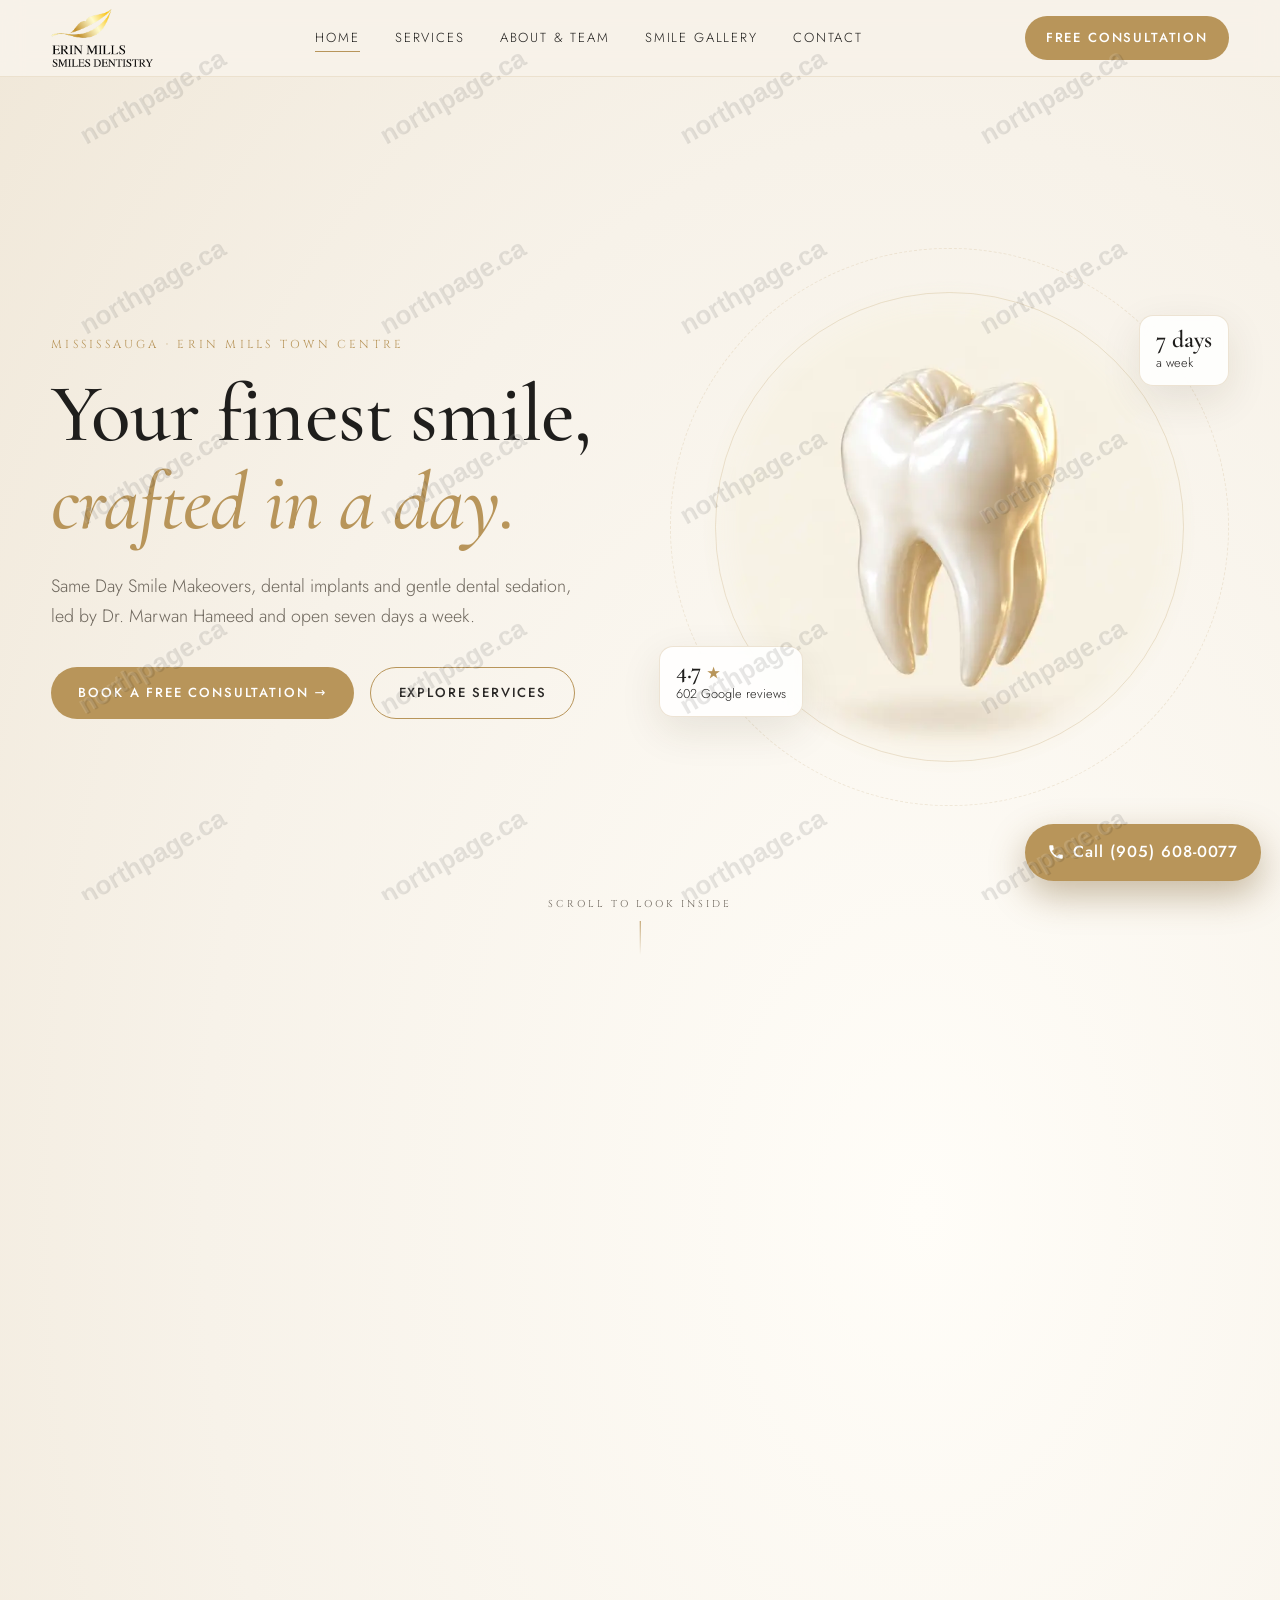
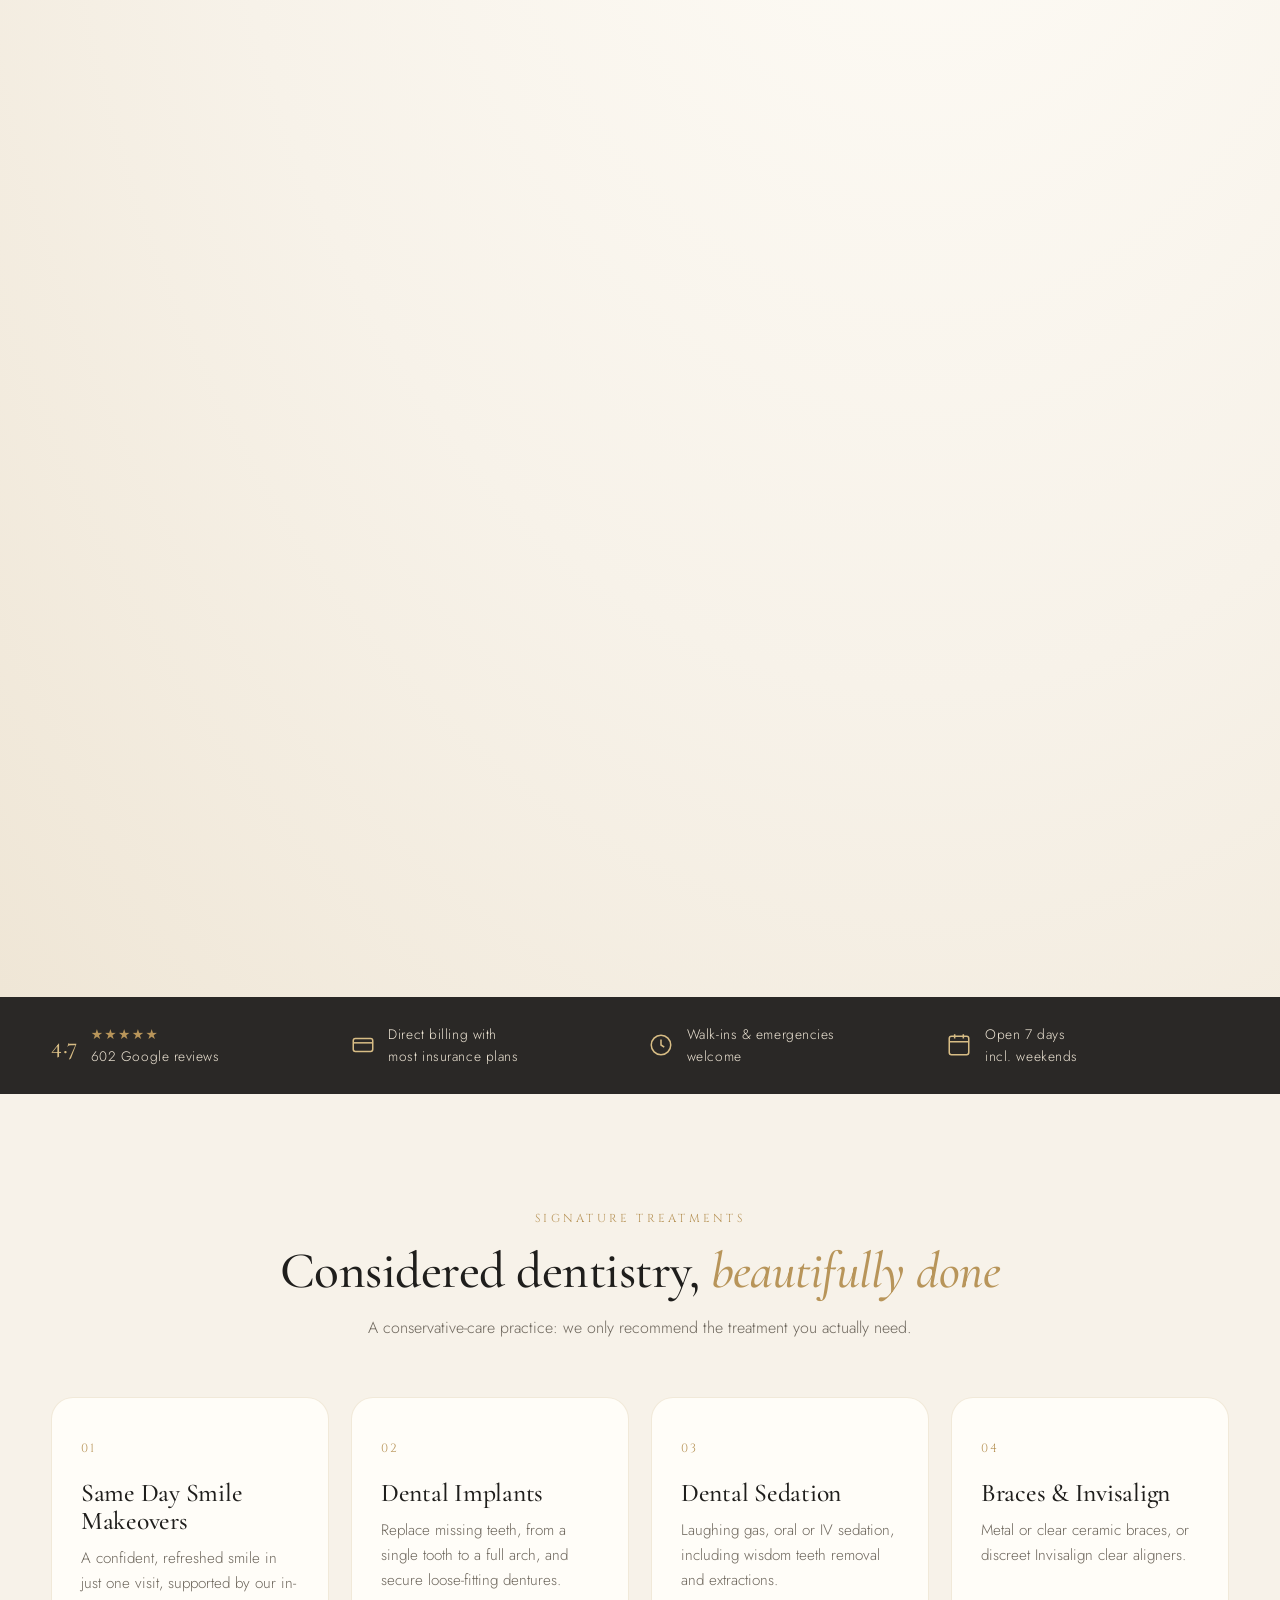
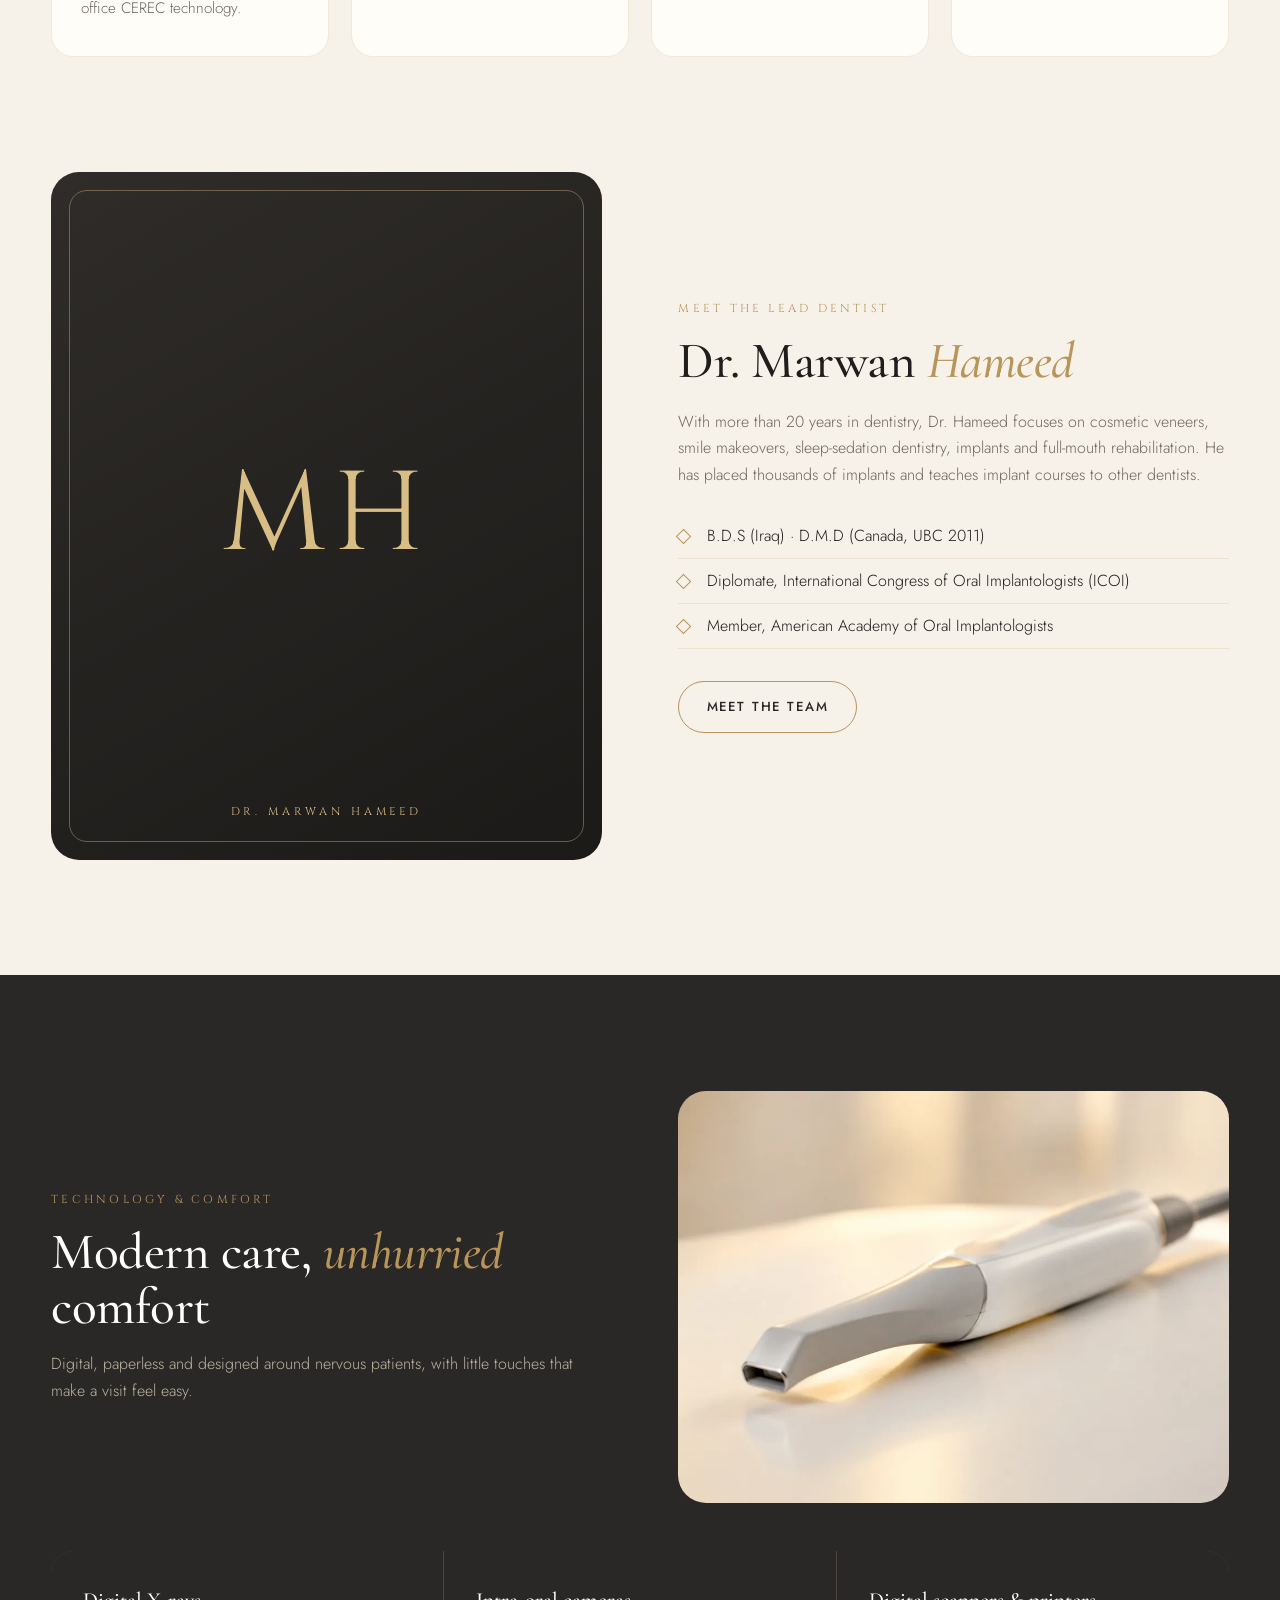
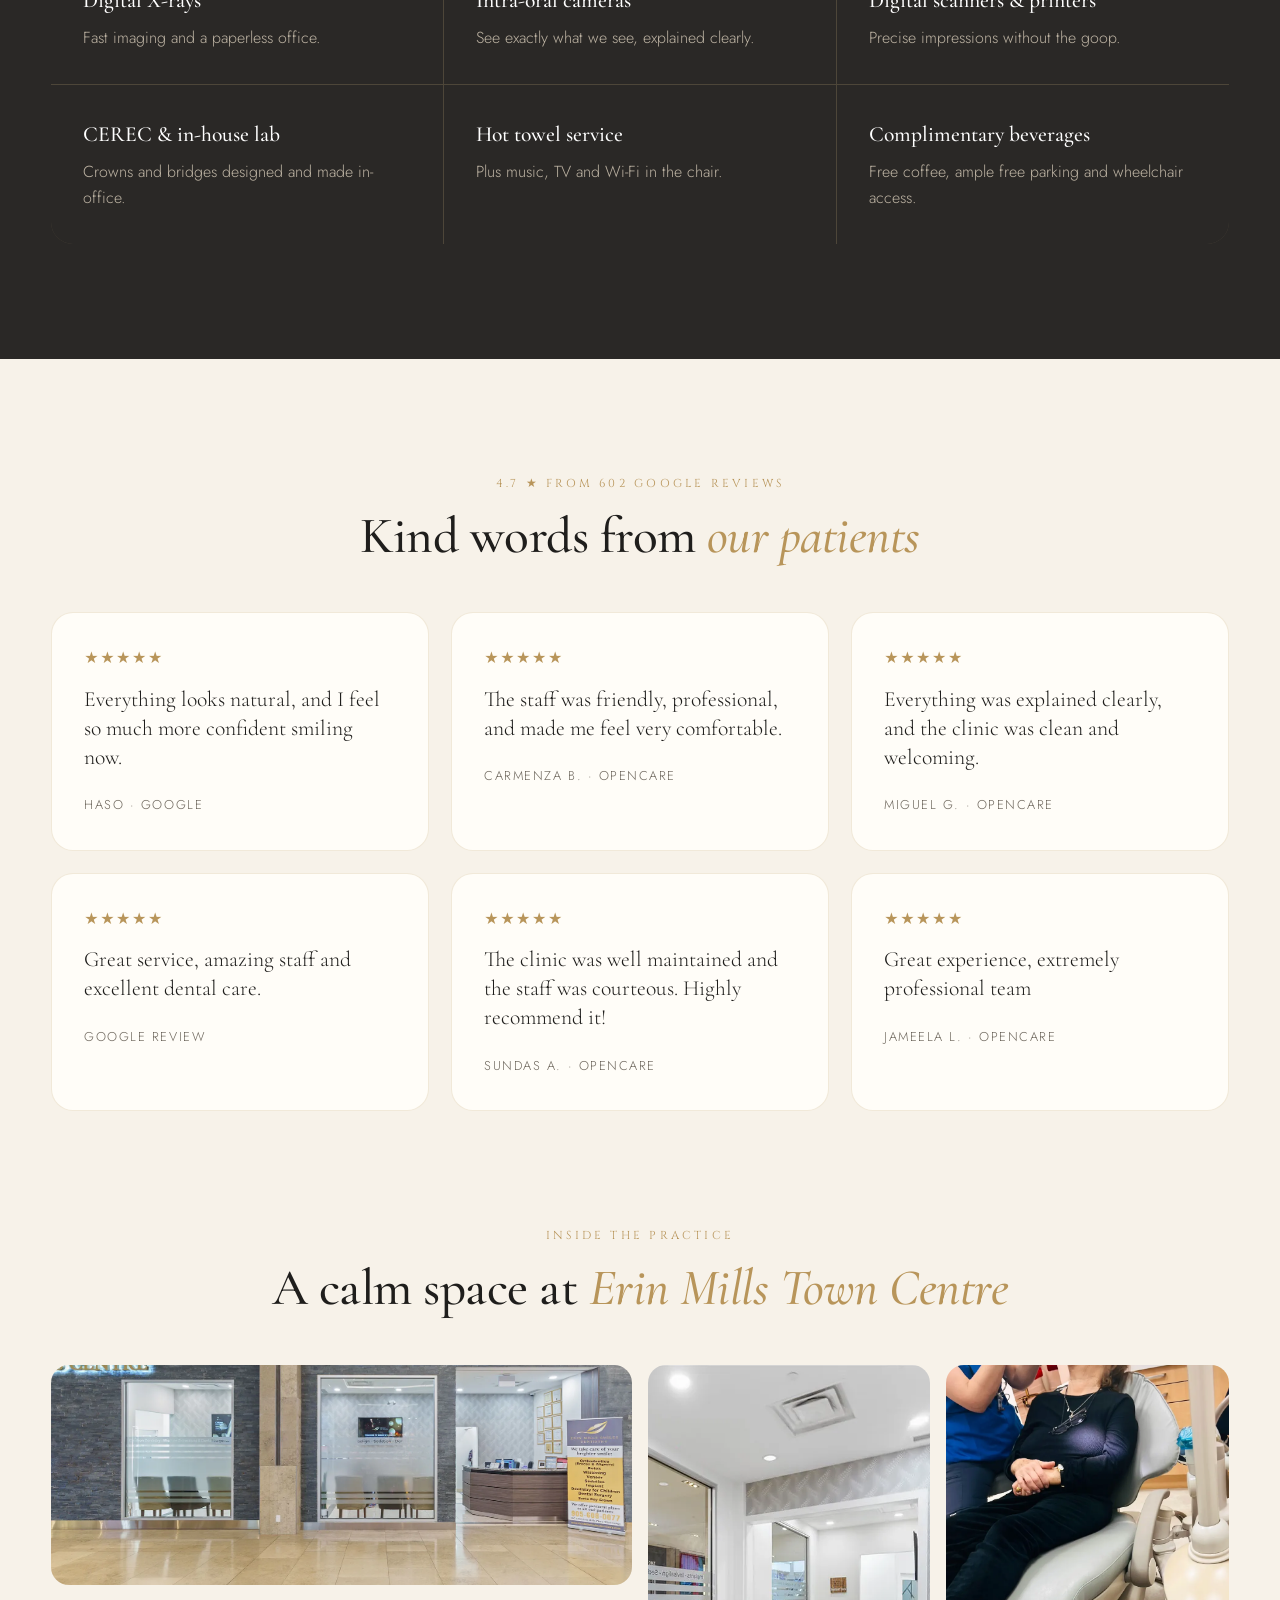
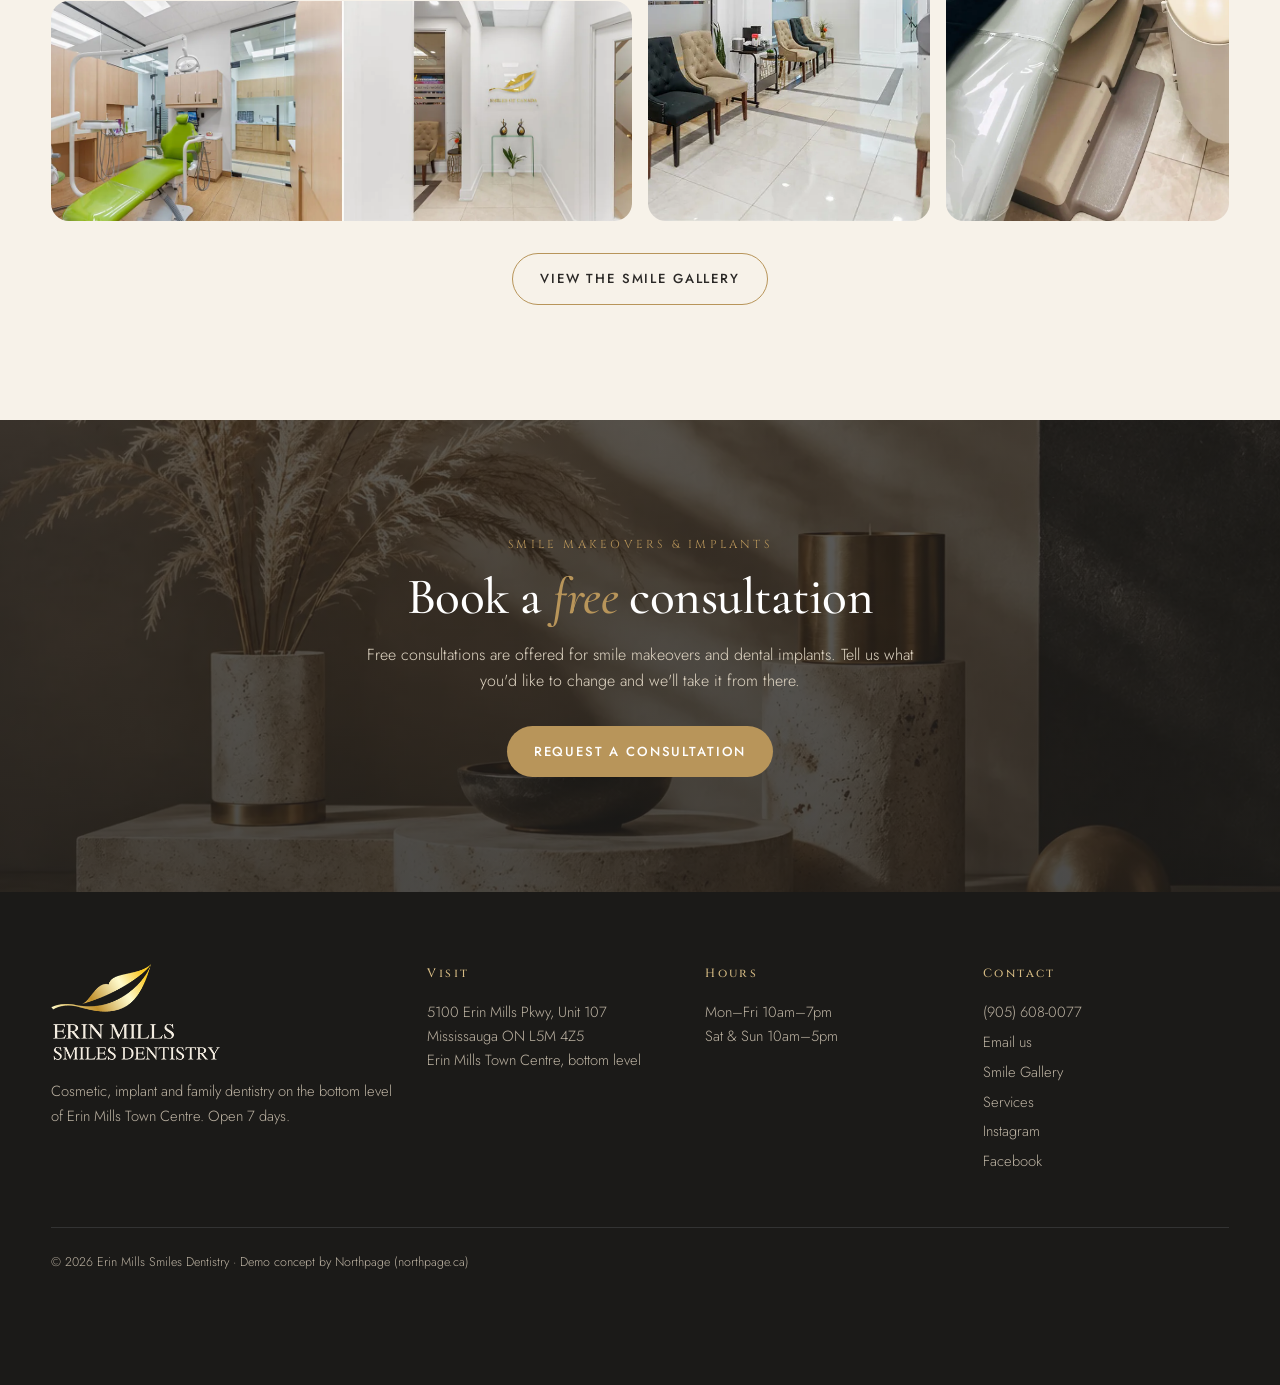
<file: index.html>
<!doctype html><html lang="en-CA"><head><meta charset="utf-8"><meta name="viewport" content="width=device-width,initial-scale=1">
<title>Erin Mills Smiles Dentistry | Cosmetic & Implant Dentist in Mississauga</title><meta name="description" content="Same-day CEREC smile makeovers, dental implants and sedation dentistry at Erin Mills Town Centre, Mississauga. Open 7 days. Walk-ins and emergencies welcome. 4.7★ on Google."><meta name="robots" content="noindex, nofollow"><meta property="og:title" content="Erin Mills Smiles Dentistry | Cosmetic & Implant Dentist in Mississauga"><meta property="og:description" content="Same-day CEREC smile makeovers, dental implants and sedation dentistry at Erin Mills Town Centre, Mississauga. Open 7 days. Walk-ins and emergencies welcome. 4.7★ on Google."><meta property="og:image" content="img/tooth.webp"><meta name="theme-color" content="#2a2826">
<link rel="icon" href="favicon.ico" sizes="any"><link rel="icon" href="favicon-32.png" type="image/png"><link rel="apple-touch-icon" href="favicon-180.png"><link rel="preconnect" href="https://fonts.googleapis.com"><link rel="preconnect" href="https://fonts.gstatic.com" crossorigin>
<link href="https://fonts.googleapis.com/css2?family=Cinzel:wght@500;600&family=Cormorant+Garamond:ital,wght@0,500;0,600;1,500&family=Jost:wght@300;400;500&display=swap" rel="stylesheet">
<link rel="preload" as="image" href="img/tooth.webp"><link rel="preload" as="image" href="img/tooth-cutaway.webp"><link rel="stylesheet" href="css/style.css"><script type="application/ld+json">{"@context": "https://schema.org", "@type": "Dentist", "name": "Erin Mills Smiles Dentistry", "telephone": "+1-905-608-0077", "email": "info@erinmillssmilesdentistry.com", "url": "https://erinmillssmilesdentistry.ca/", "image": "img/of-banner-home-1.webp", "logo": "img/logo.png", "address": {"@type": "PostalAddress", "streetAddress": "5100 Erin Mills Pkwy, Unit 107 (Erin Mills Town Centre, bottom level)", "addressLocality": "Mississauga", "addressRegion": "ON", "postalCode": "L5M 4Z5", "addressCountry": "CA"}, "openingHoursSpecification": [{"@type": "OpeningHoursSpecification", "dayOfWeek": ["Monday", "Tuesday", "Wednesday", "Thursday", "Friday"], "opens": "10:00", "closes": "19:00"}, {"@type": "OpeningHoursSpecification", "dayOfWeek": ["Saturday", "Sunday"], "opens": "10:00", "closes": "17:00"}], "aggregateRating": {"@type": "AggregateRating", "ratingValue": "4.7", "reviewCount": "602"}, "sameAs": ["https://www.instagram.com/erinmillssmilesdentistry/", "https://www.facebook.com/erinmillssmiles/"]}</script>
<link rel="stylesheet" href="css/watermark.css"></head><body>
<header><div class="wrap nav"><a class="brand" href="index.html" aria-label="Erin Mills Smiles Dentistry home"><img src="img/logo.png" alt="Erin Mills Smiles Dentistry" width="322" height="183"></a>
<nav><ul><li><a href="index.html" class=on>Home</a></li><li><a href="services.html">Services</a></li><li><a href="about.html">About & Team</a></li><li><a href="smile-gallery.html">Smile Gallery</a></li><li><a href="contact.html">Contact</a></li></ul></nav><a class="btn" href="contact.html#book">Free Consultation</a><button class="menu" aria-label="Menu">&#9776;</button></div></header><main>
<section class="hero hx" style="padding:0"><div class="hx-pin"><div class="wrap"><div class="rv in"><span class="eyebrow">Mississauga · Erin Mills Town Centre</span>
<h1>Your finest smile,<br><em>crafted in a day.</em></h1><p class="lead">Same Day Smile Makeovers, dental implants and gentle dental sedation, led by Dr. Marwan Hameed and open seven days a week.</p>
<div class="ctas"><a class="btn" href="contact.html#book">Book a free consultation →</a><a class="btn ghost" href="services.html">Explore services</a></div></div>
<div class="stage hx-stage"><div class="halo b" aria-hidden="true"></div><div class="halo" aria-hidden="true"></div>
<figure class="hx-media"><canvas width="720" height="720" aria-hidden="true"></canvas><img class="hx-end" src="img/tooth-cutaway.webp" alt="Cross-section of a molar showing enamel, dentin, pulp, root canals, nerves and blood vessels, cementum and gum" width="1024" height="1024"><img class="hx-start" src="img/tooth.webp" alt="" width="1024" height="1024" aria-hidden="true"></figure>
<ol class="hx-labels" aria-label="Parts of a tooth"><li class="lbl r" style="--x:67%;--y:33%;--w:90px"><span>Enamel</span></li><li class="lbl r" style="--x:61%;--y:47%;--w:120px"><span>Dentin</span></li><li class="lbl l" style="--x:50%;--y:44%;--w:150px"><span>Pulp</span></li><li class="lbl l" style="--x:43%;--y:53%;--w:110px"><span>Nerves &amp; blood vessels</span></li><li class="lbl l" style="--x:26%;--y:66%;--w:40px"><span>Gum (gingiva)</span></li><li class="lbl r" style="--x:55%;--y:68%;--w:130px"><span>Root canal</span></li><li class="lbl r" style="--x:59%;--y:80%;--w:110px"><span>Cementum</span></li></ol>
<p class="hx-cap" aria-hidden="true">Inside a healthy tooth</p>
<div class="chip c1"><b>4.7 <span class="stars" style="font-size:.9rem">★</span></b>602 Google reviews</div><div class="chip c2"><b>7 days</b>a week</div></div></div>
<div class="hx-hint" aria-hidden="true">Scroll to look inside<i></i></div></div></section>
<div class="trust"><div class="wrap">
<div><strong>4.7</strong><span><span class="stars">★★★★★</span><br>602 Google reviews</span></div>
<div><svg viewBox="0 0 24 24" stroke-width="1.4"><rect x="3" y="6" width="18" height="12" rx="2"/><path d="M3 10h18"/></svg><span>Direct billing with<br>most insurance plans</span></div>
<div><svg viewBox="0 0 24 24" stroke-width="1.4"><circle cx="12" cy="12" r="9"/><path d="M12 7v5l3 2"/></svg><span>Walk-ins &amp; emergencies<br>welcome</span></div>
<div><svg viewBox="0 0 24 24" stroke-width="1.4"><rect x="3" y="4" width="18" height="17" rx="2"/><path d="M3 9h18M8 2v4M16 2v4"/></svg><span>Open 7 days<br>incl. weekends</span></div></div></div>
<section><div class="wrap"><div class="center rv"><span class="eyebrow">Signature treatments</span><h2>Considered dentistry, <em>beautifully done</em></h2><p class="sub">A conservative-care practice: we only recommend the treatment you actually need.</p></div>
<div class="cards">
<div class="card rv"><span class="n">01</span><h3>Same Day Smile Makeovers</h3><p>A confident, refreshed smile in just one visit, supported by our in-office CEREC technology.</p></div>
<div class="card rv"><span class="n">02</span><h3>Dental Implants</h3><p>Replace missing teeth, from a single tooth to a full arch, and secure loose-fitting dentures.</p></div>
<div class="card rv"><span class="n">03</span><h3>Dental Sedation</h3><p>Laughing gas, oral or IV sedation, including wisdom teeth removal and extractions.</p></div>
<div class="card rv"><span class="n">04</span><h3>Braces &amp; Invisalign</h3><p>Metal or clear ceramic braces, or discreet Invisalign clear aligners.</p></div></div></div></section>
<section style="padding-top:0"><div class="wrap split"><div class="mono rv"><span>MH</span><small>DR. MARWAN HAMEED</small></div>
<div class="rv"><span class="eyebrow">Meet the lead dentist</span><h2>Dr. Marwan <em>Hameed</em></h2><p style="margin-top:1.2rem;color:var(--mute)">With more than 20 years in dentistry, Dr. Hameed focuses on cosmetic veneers, smile makeovers, sleep-sedation dentistry, implants and full-mouth rehabilitation. He has placed thousands of implants and teaches implant courses to other dentists.</p>
<ul class="ticks"><li>B.D.S (Iraq) · D.M.D (Canada, UBC 2011)</li><li>Diplomate, International Congress of Oral Implantologists (ICOI)</li><li>Member, American Academy of Oral Implantologists</li></ul><a class="btn ghost" href="about.html">Meet the team</a></div></div></section>
<section class="dark"><div class="wrap"><div class="split"><div class="rv"><span class="eyebrow">Technology &amp; comfort</span><h2 style="color:#fff">Modern care, <em>unhurried</em> comfort</h2><p style="margin-top:1rem">Digital, paperless and designed around nervous patients, with little touches that make a visit feel easy.</p></div><div class="imgr rv"><img src="img/scanner.webp" alt="Digital intraoral scanner" loading="lazy" width="1000" height="753"></div></div>
<div class="feat rv"><div><h4>Digital X-rays</h4><p>Fast imaging and a paperless office.</p></div><div><h4>Intra-oral cameras</h4><p>See exactly what we see, explained clearly.</p></div><div><h4>Digital scanners &amp; printers</h4><p>Precise impressions without the goop.</p></div><div><h4>CEREC &amp; in-house lab</h4><p>Crowns and bridges designed and made in-office.</p></div><div><h4>Hot towel service</h4><p>Plus music, TV and Wi-Fi in the chair.</p></div><div><h4>Complimentary beverages</h4><p>Free coffee, ample free parking and wheelchair access.</p></div></div></div></section>
<section><div class="wrap"><div class="center rv"><span class="eyebrow">4.7 ★ from 602 Google reviews</span><h2>Kind words from <em>our patients</em></h2></div><div class="revs"><div class="rev rv"><span class="stars">★★★★★</span><q>Everything looks natural, and I feel so much more confident smiling now.</q><cite>Haso · Google</cite></div><div class="rev rv"><span class="stars">★★★★★</span><q>The staff was friendly, professional, and made me feel very comfortable.</q><cite>Carmenza B. · Opencare</cite></div><div class="rev rv"><span class="stars">★★★★★</span><q>Everything was explained clearly, and the clinic was clean and welcoming.</q><cite>Miguel G. · Opencare</cite></div><div class="rev rv"><span class="stars">★★★★★</span><q>Great service, amazing staff and excellent dental care.</q><cite>Google review</cite></div><div class="rev rv"><span class="stars">★★★★★</span><q>The clinic was well maintained and the staff was courteous. Highly recommend it!</q><cite>Sundas A. · Opencare</cite></div><div class="rev rv"><span class="stars">★★★★★</span><q>Great experience, extremely professional team</q><cite>Jameela L. · Opencare</cite></div></div></div></section>
<section style="padding-top:0"><div class="wrap"><div class="center rv"><span class="eyebrow">Inside the practice</span><h2>A calm space at <em>Erin Mills Town Centre</em></h2></div>
<div class="gal rv"><figure class="w"><img src="img/of-banner-home-1.webp" alt="Erin Mills Smiles Dentistry storefront in Erin Mills Town Centre" loading="lazy"></figure><figure class="t"><img src="img/of-office-1.webp" alt="Reception and waiting area" loading="lazy"></figure><figure class="t"><img src="img/p08.webp" alt="Treatment chair" loading="lazy"></figure><figure class="w"><img src="img/of-banner-our-office.webp" alt="Treatment rooms" loading="lazy"></figure></div><p class="center" style="margin-top:2rem"><a class="btn ghost" href="smile-gallery.html">View the Smile Gallery</a></p></div></section>
<section class="cta"><div class="wrap rv"><span class="eyebrow">Smile makeovers &amp; implants</span><h2>Book a <em>free</em> consultation</h2><p>Free consultations are offered for smile makeovers and dental implants. Tell us what you'd like to change and we'll take it from there.</p><a class="btn" href="contact.html#book">Request a consultation</a></div></section></main><footer><div class="wrap"><div class="g"><div><a class="brand" href="index.html"><img src="img/logo-light.png" alt="Erin Mills Smiles Dentistry" width="322" height="183" style="height:96px"></a><p style="margin-top:1.2rem;max-width:22rem">Cosmetic, implant and family dentistry on the bottom level of Erin Mills Town Centre. Open 7 days.</p></div>
<div><h5>Visit</h5><p>5100 Erin Mills Pkwy, Unit 107<br>Mississauga ON L5M 4Z5<br>Erin Mills Town Centre, bottom level</p></div>
<div><h5>Hours</h5><p>Mon–Fri 10am–7pm<br>Sat &amp; Sun 10am–5pm</p></div>
<div><h5>Contact</h5><ul><li><a href="tel:+19056080077">(905) 608-0077</a></li><li><a href="mailto:info@erinmillssmilesdentistry.com">Email us</a></li><li><a href="smile-gallery.html">Smile Gallery</a></li><li><a href="services.html">Services</a></li><li><a href="https://www.instagram.com/erinmillssmilesdentistry/" rel="noopener" target="_blank">Instagram</a></li><li><a href="https://www.facebook.com/erinmillssmiles/" rel="noopener" target="_blank">Facebook</a></li></ul></div></div>
<p class="copy">© 2026 Erin Mills Smiles Dentistry · Demo concept by Northpage (northpage.ca)</p></div></footer>
<a class="callbar" href="tel:+19056080077" aria-label="Call (905) 608-0077"><svg viewBox="0 0 24 24"><path d="M6.6 10.8a15.1 15.1 0 006.6 6.6l2.2-2.2a1 1 0 011-.25 11.4 11.4 0 003.6.57 1 1 0 011 1V20a1 1 0 01-1 1A17 17 0 013 4a1 1 0 011-1h3.5a1 1 0 011 1c0 1.25.2 2.45.57 3.57a1 1 0 01-.25 1z"/></svg>Call (905) 608-0077</a>
<script src="js/main.js" defer></script></body></html>
</file>
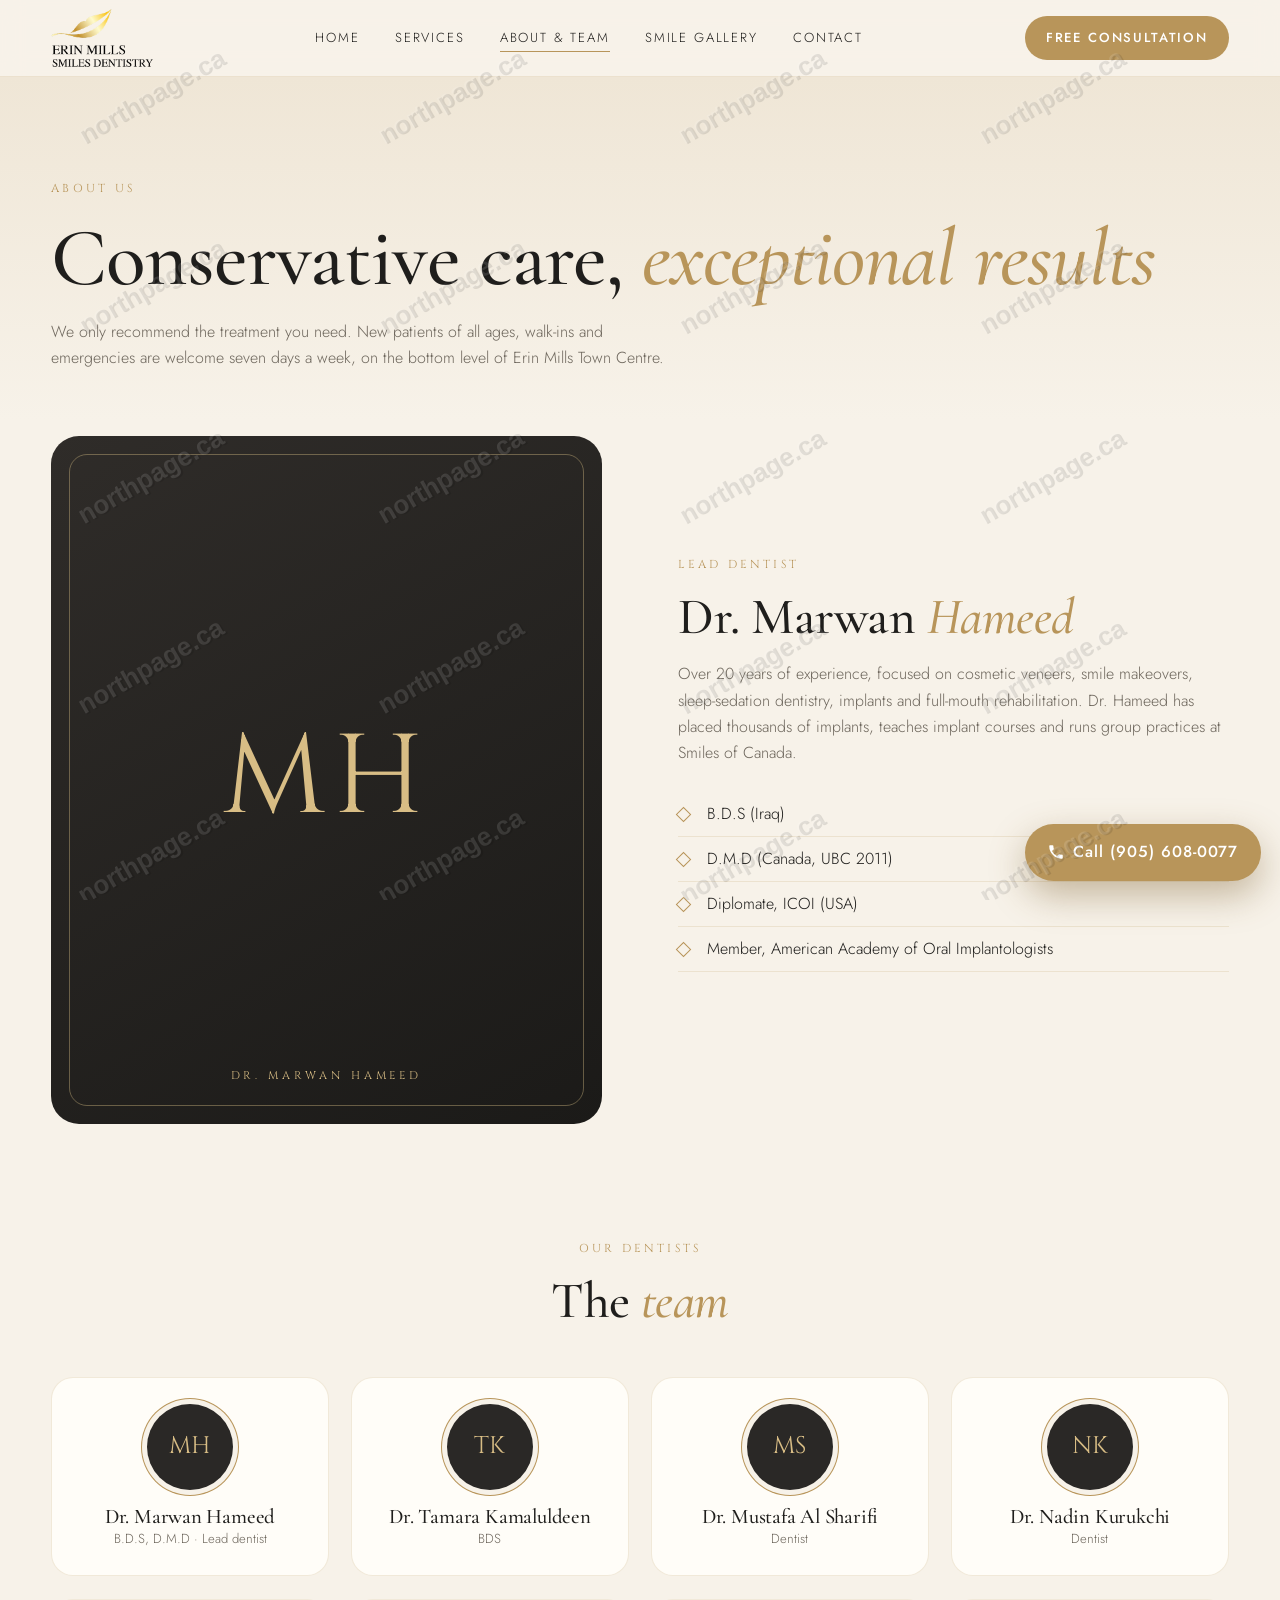
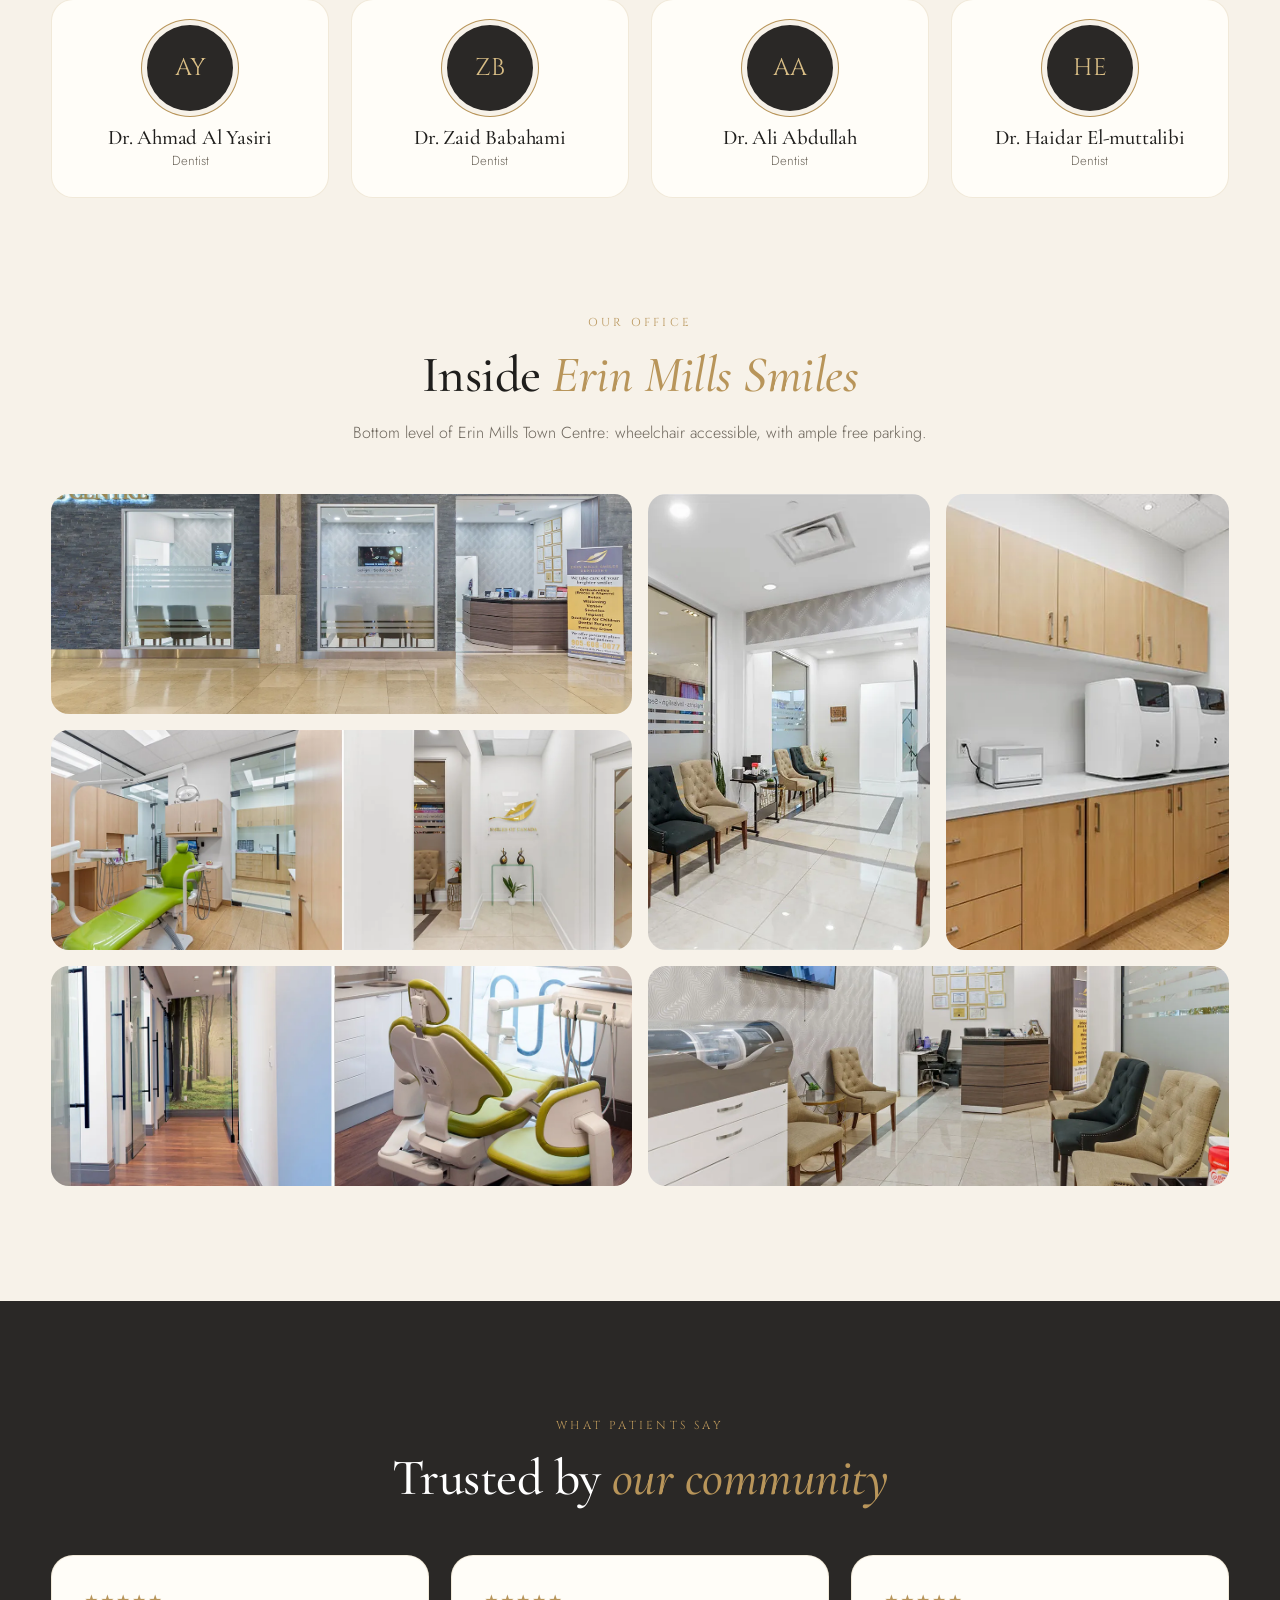
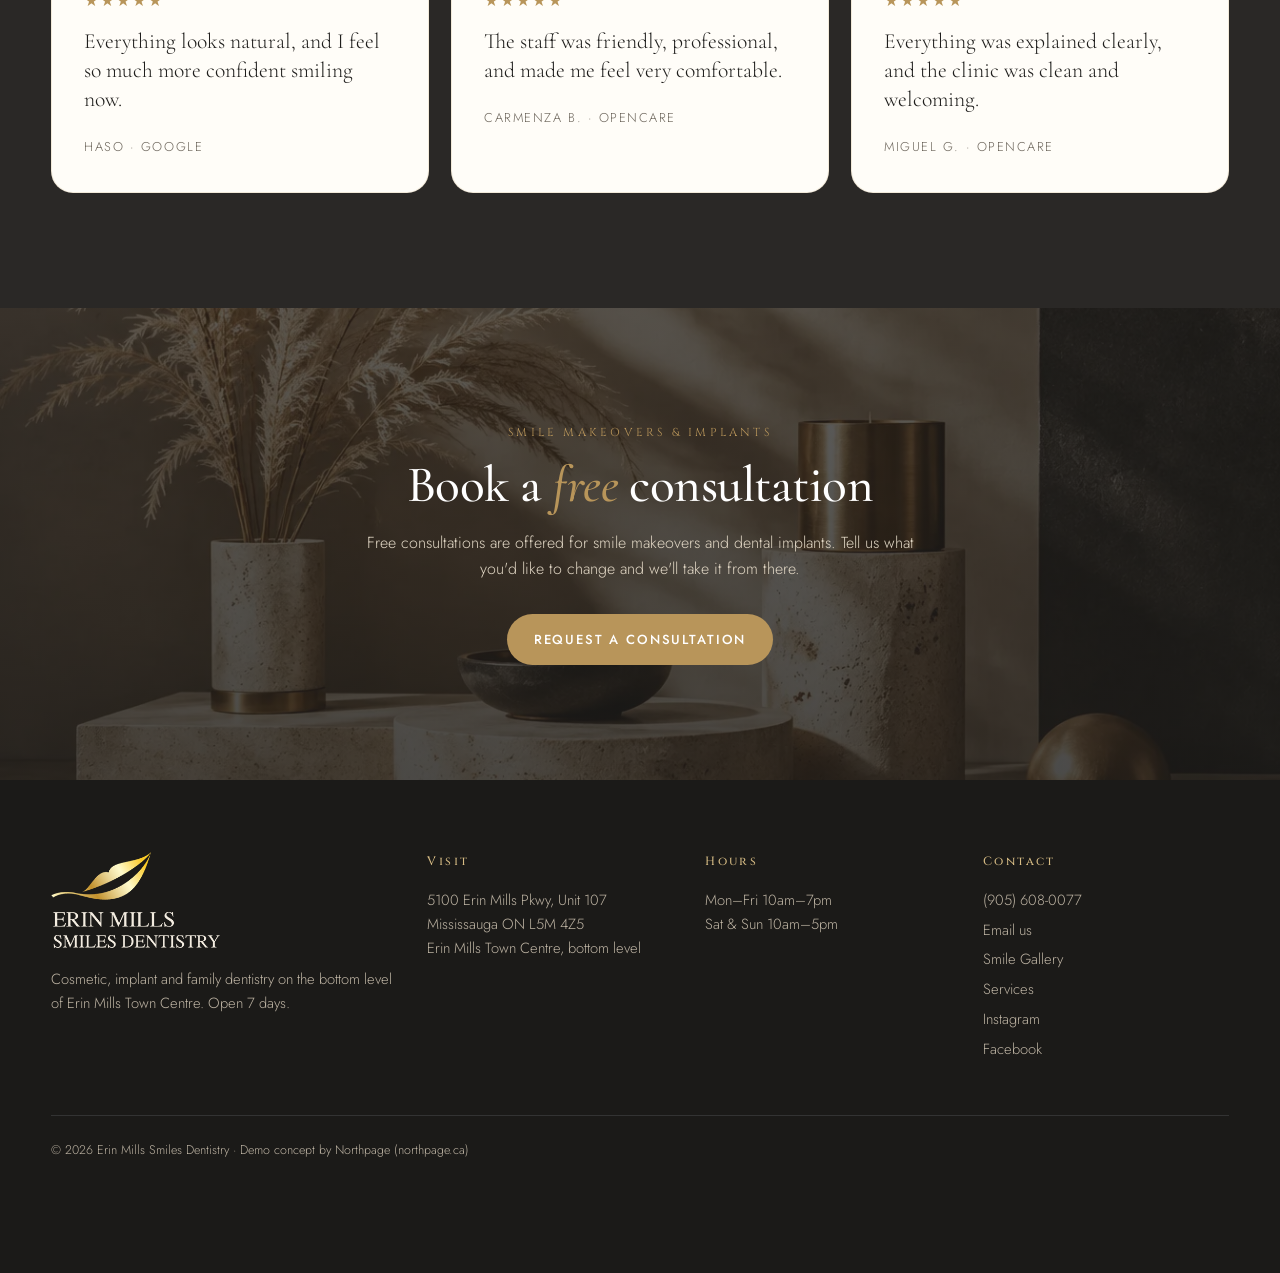
<file: about.html>
<!doctype html><html lang="en-CA"><head><meta charset="utf-8"><meta name="viewport" content="width=device-width,initial-scale=1">
<title>About & Team | Erin Mills Smiles Dentistry</title><meta name="description" content="Meet Dr. Marwan Hameed and the dentists at Erin Mills Smiles Dentistry, Erin Mills Town Centre, Mississauga."><meta name="robots" content="noindex, nofollow"><meta property="og:title" content="About & Team | Erin Mills Smiles Dentistry"><meta property="og:description" content="Meet Dr. Marwan Hameed and the dentists at Erin Mills Smiles Dentistry, Erin Mills Town Centre, Mississauga."><meta property="og:image" content="img/tooth.webp"><meta name="theme-color" content="#2a2826">
<link rel="icon" href="favicon.ico" sizes="any"><link rel="icon" href="favicon-32.png" type="image/png"><link rel="apple-touch-icon" href="favicon-180.png"><link rel="preconnect" href="https://fonts.googleapis.com"><link rel="preconnect" href="https://fonts.gstatic.com" crossorigin>
<link href="https://fonts.googleapis.com/css2?family=Cinzel:wght@500;600&family=Cormorant+Garamond:ital,wght@0,500;0,600;1,500&family=Jost:wght@300;400;500&display=swap" rel="stylesheet">
<link rel="stylesheet" href="css/style.css"><script type="application/ld+json">{"@context": "https://schema.org", "@type": "Dentist", "name": "Erin Mills Smiles Dentistry", "telephone": "+1-905-608-0077", "email": "info@erinmillssmilesdentistry.com", "url": "https://erinmillssmilesdentistry.ca/", "image": "img/of-banner-home-1.webp", "logo": "img/logo.png", "address": {"@type": "PostalAddress", "streetAddress": "5100 Erin Mills Pkwy, Unit 107 (Erin Mills Town Centre, bottom level)", "addressLocality": "Mississauga", "addressRegion": "ON", "postalCode": "L5M 4Z5", "addressCountry": "CA"}, "openingHoursSpecification": [{"@type": "OpeningHoursSpecification", "dayOfWeek": ["Monday", "Tuesday", "Wednesday", "Thursday", "Friday"], "opens": "10:00", "closes": "19:00"}, {"@type": "OpeningHoursSpecification", "dayOfWeek": ["Saturday", "Sunday"], "opens": "10:00", "closes": "17:00"}], "aggregateRating": {"@type": "AggregateRating", "ratingValue": "4.7", "reviewCount": "602"}, "sameAs": ["https://www.instagram.com/erinmillssmilesdentistry/", "https://www.facebook.com/erinmillssmiles/"]}</script>
<link rel="stylesheet" href="css/watermark.css"></head><body>
<header><div class="wrap nav"><a class="brand" href="index.html" aria-label="Erin Mills Smiles Dentistry home"><img src="img/logo.png" alt="Erin Mills Smiles Dentistry" width="322" height="183"></a>
<nav><ul><li><a href="index.html">Home</a></li><li><a href="services.html">Services</a></li><li><a href="about.html" class=on>About & Team</a></li><li><a href="smile-gallery.html">Smile Gallery</a></li><li><a href="contact.html">Contact</a></li></ul></nav><a class="btn" href="contact.html#book">Free Consultation</a><button class="menu" aria-label="Menu">&#9776;</button></div></header><main><section class="ph"><div class="wrap rv"><span class="eyebrow">About us</span><h1>Conservative care, <em>exceptional results</em></h1><p>We only recommend the treatment you need. New patients of all ages, walk-ins and emergencies are welcome seven days a week, on the bottom level of Erin Mills Town Centre.</p></div></section>
<section style="padding-top:1rem"><div class="wrap split"><div class="mono rv"><span>MH</span><small>DR. MARWAN HAMEED</small></div><div class="rv"><span class="eyebrow">Lead dentist</span><h2>Dr. Marwan <em>Hameed</em></h2><p style="margin-top:1rem;color:var(--mute)">Over 20 years of experience, focused on cosmetic veneers, smile makeovers, sleep-sedation dentistry, implants and full-mouth rehabilitation. Dr. Hameed has placed thousands of implants, teaches implant courses and runs group practices at Smiles of Canada.</p><ul class="ticks"><li>B.D.S (Iraq)</li><li>D.M.D (Canada, UBC 2011)</li><li>Diplomate, ICOI (USA)</li><li>Member, American Academy of Oral Implantologists</li></ul></div></div></section>
<section style="padding-top:0"><div class="wrap"><div class="center rv"><span class="eyebrow">Our dentists</span><h2>The <em>team</em></h2></div><div class="team"><div class="tm rv"><div class="m">MH</div><h3>Dr. Marwan Hameed</h3><p>B.D.S, D.M.D · Lead dentist</p></div><div class="tm rv"><div class="m">TK</div><h3>Dr. Tamara Kamaluldeen</h3><p>BDS</p></div><div class="tm rv"><div class="m">MS</div><h3>Dr. Mustafa Al Sharifi</h3><p>Dentist</p></div><div class="tm rv"><div class="m">NK</div><h3>Dr. Nadin Kurukchi</h3><p>Dentist</p></div><div class="tm rv"><div class="m">AY</div><h3>Dr. Ahmad Al Yasiri</h3><p>Dentist</p></div><div class="tm rv"><div class="m">ZB</div><h3>Dr. Zaid Babahami</h3><p>Dentist</p></div><div class="tm rv"><div class="m">AA</div><h3>Dr. Ali Abdullah</h3><p>Dentist</p></div><div class="tm rv"><div class="m">HE</div><h3>Dr. Haidar El-muttalibi</h3><p>Dentist</p></div></div></div></section><section style="padding-top:0"><div class="wrap"><div class="center rv"><span class="eyebrow">Our office</span><h2>Inside <em>Erin Mills Smiles</em></h2><p class="sub">Bottom level of Erin Mills Town Centre: wheelchair accessible, with ample free parking.</p></div>
<div class="gal rv"><figure class="w"><img src="img/of-banner-home-1.webp" alt="Clinic storefront" loading="lazy"></figure><figure class="t"><img src="img/of-office-1.webp" alt="Waiting area" loading="lazy"></figure><figure class="t"><img src="img/of-technology-office-photo.webp" alt="In-house lab and technology" loading="lazy"></figure><figure class="w"><img src="img/of-banner-our-office.webp" alt="Treatment rooms" loading="lazy"></figure><figure class="w"><img src="img/of-gallery-4.webp" alt="Hallway and operatory" loading="lazy"></figure><figure class="w"><img src="img/of-banner-technology.webp" alt="Reception and lounge" loading="lazy"></figure></div></div></section><section class="dark"><div class="wrap"><div class="center rv"><span class="eyebrow">What patients say</span><h2 style="color:#fff">Trusted by <em>our community</em></h2></div><div class="revs"><div class="rev rv" style="color:var(--ink)"><span class="stars">★★★★★</span><q>Everything looks natural, and I feel so much more confident smiling now.</q><cite>Haso · Google</cite></div><div class="rev rv" style="color:var(--ink)"><span class="stars">★★★★★</span><q>The staff was friendly, professional, and made me feel very comfortable.</q><cite>Carmenza B. · Opencare</cite></div><div class="rev rv" style="color:var(--ink)"><span class="stars">★★★★★</span><q>Everything was explained clearly, and the clinic was clean and welcoming.</q><cite>Miguel G. · Opencare</cite></div></div></div></section><section class="cta"><div class="wrap rv"><span class="eyebrow">Smile makeovers &amp; implants</span><h2>Book a <em>free</em> consultation</h2><p>Free consultations are offered for smile makeovers and dental implants. Tell us what you'd like to change and we'll take it from there.</p><a class="btn" href="contact.html#book">Request a consultation</a></div></section></main><footer><div class="wrap"><div class="g"><div><a class="brand" href="index.html"><img src="img/logo-light.png" alt="Erin Mills Smiles Dentistry" width="322" height="183" style="height:96px"></a><p style="margin-top:1.2rem;max-width:22rem">Cosmetic, implant and family dentistry on the bottom level of Erin Mills Town Centre. Open 7 days.</p></div>
<div><h5>Visit</h5><p>5100 Erin Mills Pkwy, Unit 107<br>Mississauga ON L5M 4Z5<br>Erin Mills Town Centre, bottom level</p></div>
<div><h5>Hours</h5><p>Mon–Fri 10am–7pm<br>Sat &amp; Sun 10am–5pm</p></div>
<div><h5>Contact</h5><ul><li><a href="tel:+19056080077">(905) 608-0077</a></li><li><a href="mailto:info@erinmillssmilesdentistry.com">Email us</a></li><li><a href="smile-gallery.html">Smile Gallery</a></li><li><a href="services.html">Services</a></li><li><a href="https://www.instagram.com/erinmillssmilesdentistry/" rel="noopener" target="_blank">Instagram</a></li><li><a href="https://www.facebook.com/erinmillssmiles/" rel="noopener" target="_blank">Facebook</a></li></ul></div></div>
<p class="copy">© 2026 Erin Mills Smiles Dentistry · Demo concept by Northpage (northpage.ca)</p></div></footer>
<a class="callbar" href="tel:+19056080077" aria-label="Call (905) 608-0077"><svg viewBox="0 0 24 24"><path d="M6.6 10.8a15.1 15.1 0 006.6 6.6l2.2-2.2a1 1 0 011-.25 11.4 11.4 0 003.6.57 1 1 0 011 1V20a1 1 0 01-1 1A17 17 0 013 4a1 1 0 011-1h3.5a1 1 0 011 1c0 1.25.2 2.45.57 3.57a1 1 0 01-.25 1z"/></svg>Call (905) 608-0077</a>
<script src="js/main.js" defer></script></body></html>
</file>
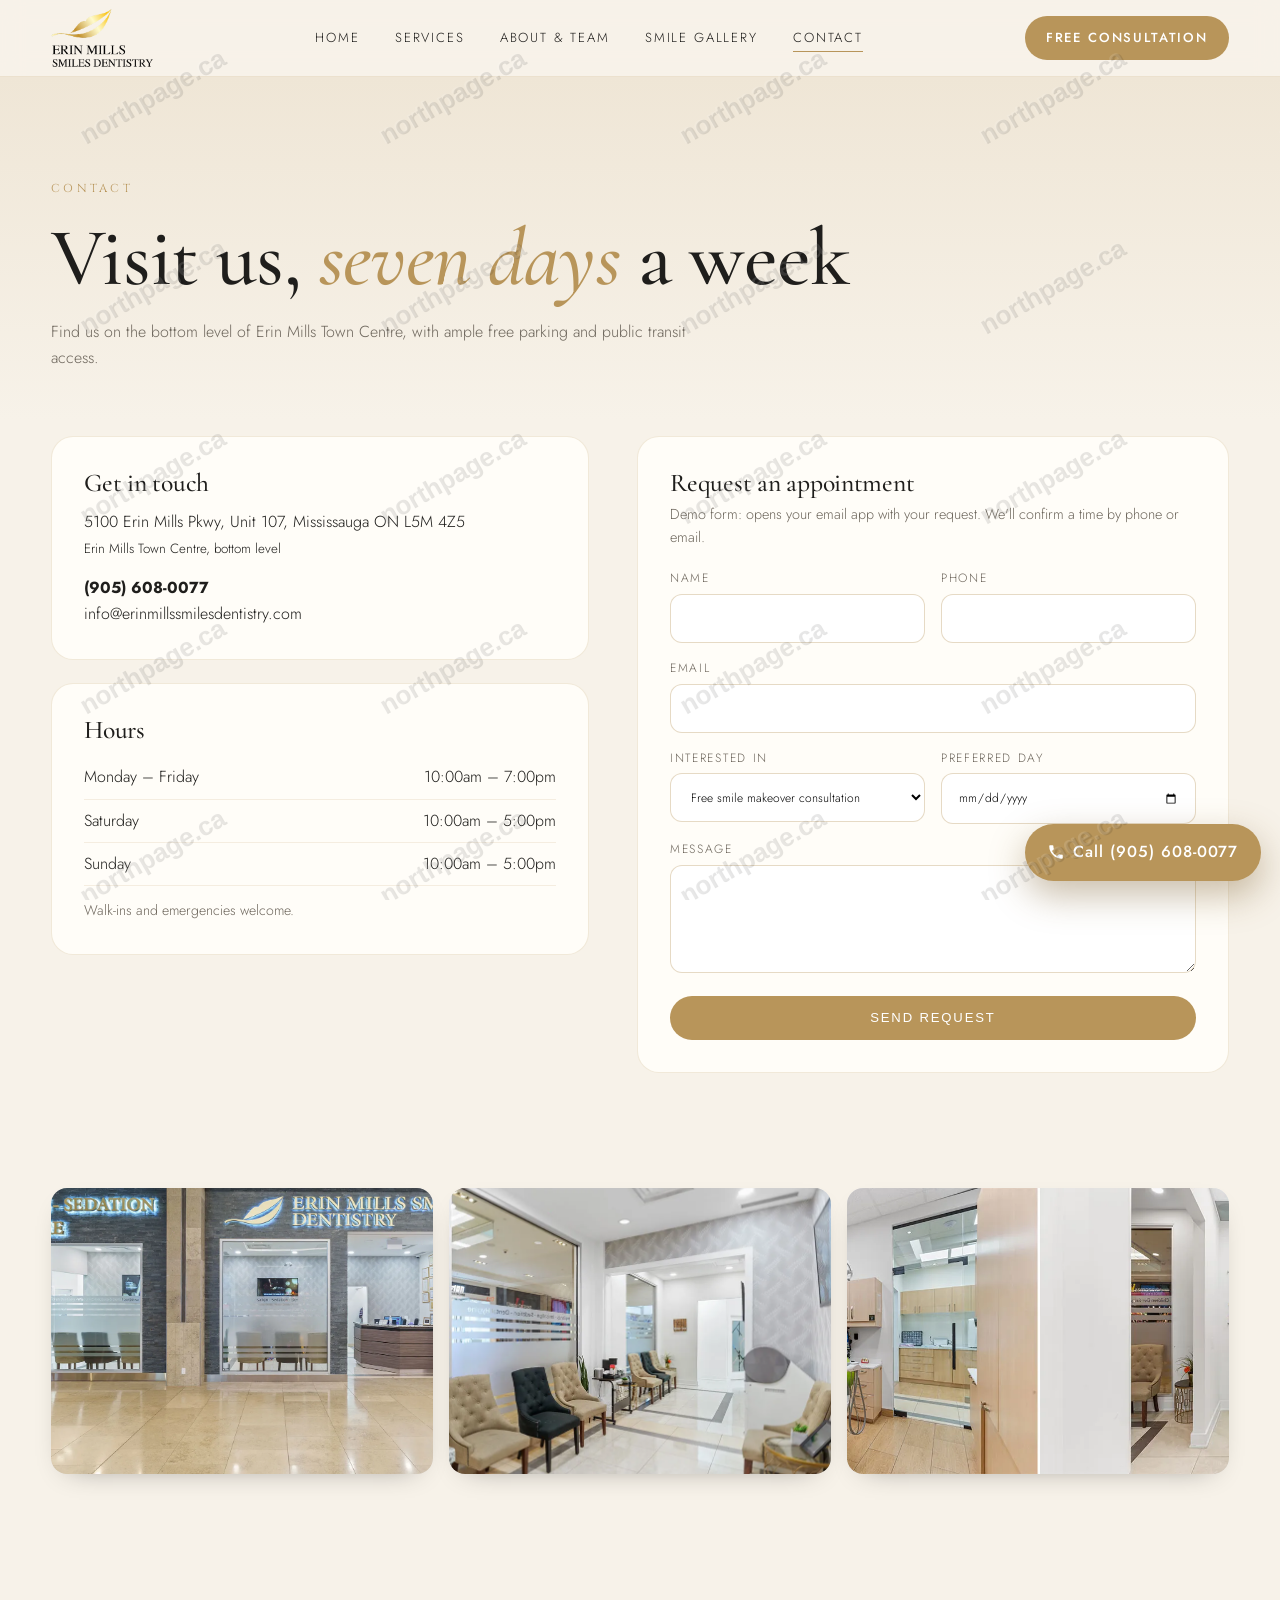
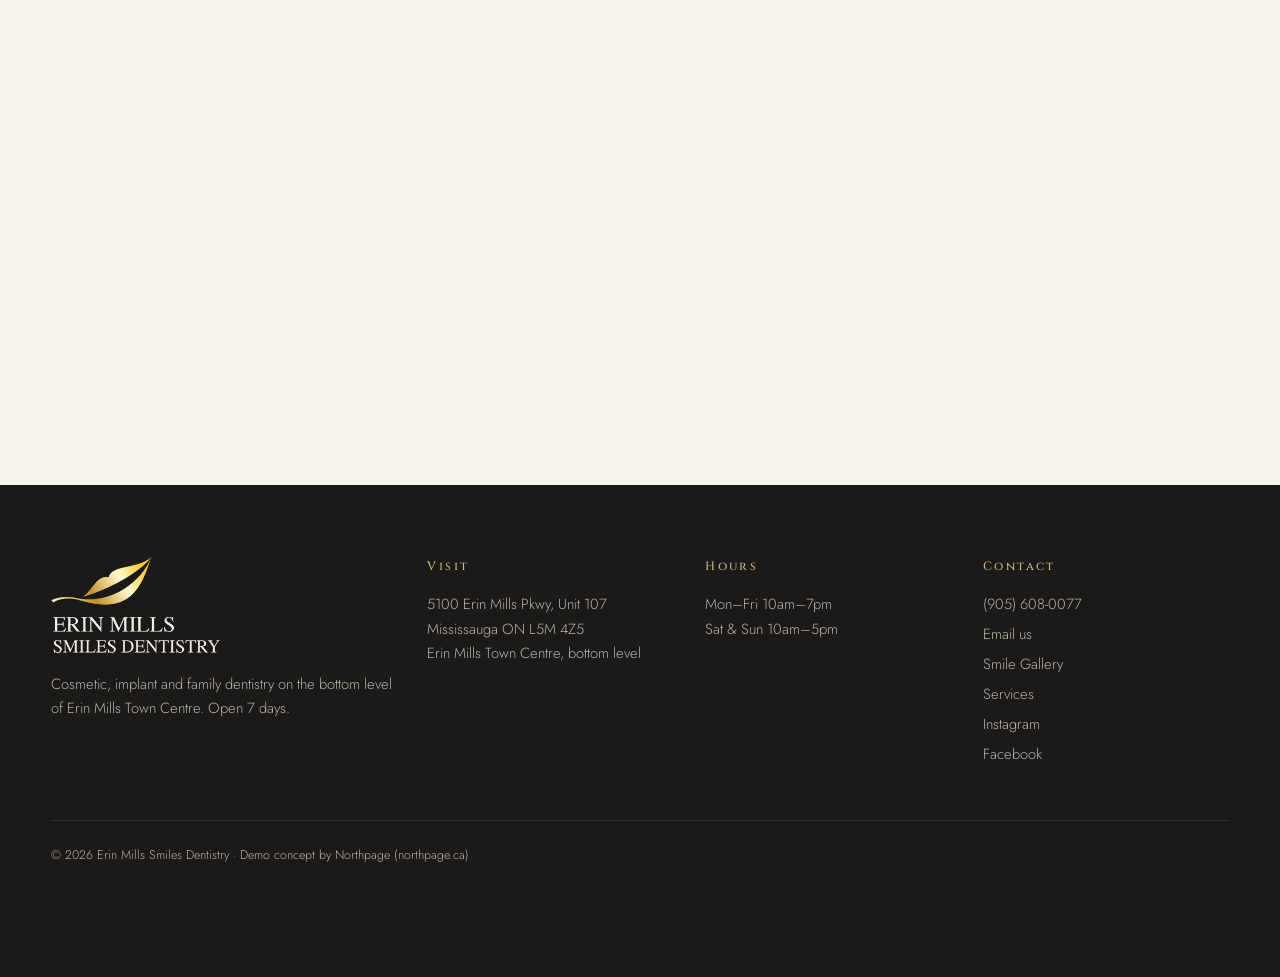
<file: contact.html>
<!doctype html><html lang="en-CA"><head><meta charset="utf-8"><meta name="viewport" content="width=device-width,initial-scale=1">
<title>Contact & Book | Erin Mills Smiles Dentistry, Mississauga</title><meta name="description" content="Call (905) 608-0077 or request an appointment. 5100 Erin Mills Pkwy Unit 107, Erin Mills Town Centre. Open Mon–Fri 10–7, Sat–Sun 10–5."><meta name="robots" content="noindex, nofollow"><meta property="og:title" content="Contact & Book | Erin Mills Smiles Dentistry, Mississauga"><meta property="og:description" content="Call (905) 608-0077 or request an appointment. 5100 Erin Mills Pkwy Unit 107, Erin Mills Town Centre. Open Mon–Fri 10–7, Sat–Sun 10–5."><meta property="og:image" content="img/tooth.webp"><meta name="theme-color" content="#2a2826">
<link rel="icon" href="favicon.ico" sizes="any"><link rel="icon" href="favicon-32.png" type="image/png"><link rel="apple-touch-icon" href="favicon-180.png"><link rel="preconnect" href="https://fonts.googleapis.com"><link rel="preconnect" href="https://fonts.gstatic.com" crossorigin>
<link href="https://fonts.googleapis.com/css2?family=Cinzel:wght@500;600&family=Cormorant+Garamond:ital,wght@0,500;0,600;1,500&family=Jost:wght@300;400;500&display=swap" rel="stylesheet">
<link rel="stylesheet" href="css/style.css"><script type="application/ld+json">{"@context": "https://schema.org", "@type": "Dentist", "name": "Erin Mills Smiles Dentistry", "telephone": "+1-905-608-0077", "email": "info@erinmillssmilesdentistry.com", "url": "https://erinmillssmilesdentistry.ca/", "image": "img/of-banner-home-1.webp", "logo": "img/logo.png", "address": {"@type": "PostalAddress", "streetAddress": "5100 Erin Mills Pkwy, Unit 107 (Erin Mills Town Centre, bottom level)", "addressLocality": "Mississauga", "addressRegion": "ON", "postalCode": "L5M 4Z5", "addressCountry": "CA"}, "openingHoursSpecification": [{"@type": "OpeningHoursSpecification", "dayOfWeek": ["Monday", "Tuesday", "Wednesday", "Thursday", "Friday"], "opens": "10:00", "closes": "19:00"}, {"@type": "OpeningHoursSpecification", "dayOfWeek": ["Saturday", "Sunday"], "opens": "10:00", "closes": "17:00"}], "aggregateRating": {"@type": "AggregateRating", "ratingValue": "4.7", "reviewCount": "602"}, "sameAs": ["https://www.instagram.com/erinmillssmilesdentistry/", "https://www.facebook.com/erinmillssmiles/"]}</script>
<link rel="stylesheet" href="css/watermark.css"></head><body>
<header><div class="wrap nav"><a class="brand" href="index.html" aria-label="Erin Mills Smiles Dentistry home"><img src="img/logo.png" alt="Erin Mills Smiles Dentistry" width="322" height="183"></a>
<nav><ul><li><a href="index.html">Home</a></li><li><a href="services.html">Services</a></li><li><a href="about.html">About & Team</a></li><li><a href="smile-gallery.html">Smile Gallery</a></li><li><a href="contact.html" class=on>Contact</a></li></ul></nav><a class="btn" href="contact.html#book">Free Consultation</a><button class="menu" aria-label="Menu">&#9776;</button></div></header><main><section class="ph"><div class="wrap rv"><span class="eyebrow">Contact</span><h1>Visit us, <em>seven days</em> a week</h1><p>Find us on the bottom level of Erin Mills Town Centre, with ample free parking and public transit access.</p></div></section>
<section style="padding-top:1rem"><div class="wrap info"><div class="rv" style="display:grid;gap:1.4rem;align-content:start">
<div class="box"><h3>Get in touch</h3><p style="margin-top:.8rem">5100 Erin Mills Pkwy, Unit 107, Mississauga ON L5M 4Z5<br><small>Erin Mills Town Centre, bottom level</small></p><p style="margin-top:.8rem"><a href="tel:+19056080077"><b>(905) 608-0077</b></a><br><a href="mailto:info@erinmillssmilesdentistry.com">info@erinmillssmilesdentistry.com</a></p></div>
<div class="box"><h3>Hours</h3><table style="margin-top:.8rem"><tr><td>Monday – Friday</td><td>10:00am – 7:00pm</td></tr><tr><td>Saturday</td><td>10:00am – 5:00pm</td></tr><tr><td>Sunday</td><td>10:00am – 5:00pm</td></tr></table><p style="margin-top:.8rem;font-size:.88rem;color:var(--mute)">Walk-ins and emergencies welcome.</p></div></div>
<div class="box rv" id="book"><h3>Request an appointment</h3><p style="color:var(--mute);margin:.4rem 0 1.2rem;font-size:.9rem">Demo form: opens your email app with your request. We'll confirm a time by phone or email.</p>
<form id="bookform"><div class="two"><label>Name<input name="Name" required autocomplete="name"></label><label>Phone<input name="Phone" type="tel" required autocomplete="tel"></label></div><label>Email<input name="Email" type="email" autocomplete="email"></label>
<div class="two"><label>Interested in<select name="Service"><option>Free smile makeover consultation</option><option>Free implant consultation</option><option>Checkup &amp; cleaning</option><option>Braces / Invisalign</option><option>Cosmetic (whitening, bonding, veneers)</option><option>Emergency</option><option>Other</option></select></label><label>Preferred day<input name="Preferred day" type="date"></label></div>
<label>Message<textarea name="Message" rows="4"></textarea></label><button class="btn" type="submit" style="border:0;cursor:pointer;justify-content:center">Send request</button></form></div></div></section>
<section class="np-photos" style="padding-top:0" aria-label="Inside Erin Mills Smiles Dentistry">
  <div class="wrap">
    <div class="np-grid np-grid--3">
      <figure class="np-g"><img src="img/of-banner-home-1.webp" width="1500" height="801" alt="Erin Mills Smiles Dentistry storefront in Erin Mills Town Centre" loading="lazy" decoding="async"></figure>
      <figure class="np-g"><img src="img/of-office-1.webp" width="769" height="747" alt="Reception and waiting area" loading="lazy" decoding="async"></figure>
      <figure class="np-g"><img src="img/of-banner-our-office.webp" width="1500" height="500" alt="Treatment rooms" loading="lazy" decoding="async"></figure>
    </div>
  </div>
</section>

<section style="padding-top:0"><div class="wrap"><iframe src="https://www.google.com/maps?q=5100+Erin+Mills+Pkwy+Unit+107,+Mississauga,+ON+L5M+4Z5&output=embed" width="100%" height="380" style="border:0" loading="lazy" referrerpolicy="no-referrer-when-downgrade" allowfullscreen title="Map: Erin Mills Smiles Dentistry, 5100 Erin Mills Pkwy Unit 107, Mississauga"></iframe></div></section></main><footer><div class="wrap"><div class="g"><div><a class="brand" href="index.html"><img src="img/logo-light.png" alt="Erin Mills Smiles Dentistry" width="322" height="183" style="height:96px"></a><p style="margin-top:1.2rem;max-width:22rem">Cosmetic, implant and family dentistry on the bottom level of Erin Mills Town Centre. Open 7 days.</p></div>
<div><h5>Visit</h5><p>5100 Erin Mills Pkwy, Unit 107<br>Mississauga ON L5M 4Z5<br>Erin Mills Town Centre, bottom level</p></div>
<div><h5>Hours</h5><p>Mon–Fri 10am–7pm<br>Sat &amp; Sun 10am–5pm</p></div>
<div><h5>Contact</h5><ul><li><a href="tel:+19056080077">(905) 608-0077</a></li><li><a href="mailto:info@erinmillssmilesdentistry.com">Email us</a></li><li><a href="smile-gallery.html">Smile Gallery</a></li><li><a href="services.html">Services</a></li><li><a href="https://www.instagram.com/erinmillssmilesdentistry/" rel="noopener" target="_blank">Instagram</a></li><li><a href="https://www.facebook.com/erinmillssmiles/" rel="noopener" target="_blank">Facebook</a></li></ul></div></div>
<p class="copy">© 2026 Erin Mills Smiles Dentistry · Demo concept by Northpage (northpage.ca)</p></div></footer>
<a class="callbar" href="tel:+19056080077" aria-label="Call (905) 608-0077"><svg viewBox="0 0 24 24"><path d="M6.6 10.8a15.1 15.1 0 006.6 6.6l2.2-2.2a1 1 0 011-.25 11.4 11.4 0 003.6.57 1 1 0 011 1V20a1 1 0 01-1 1A17 17 0 013 4a1 1 0 011-1h3.5a1 1 0 011 1c0 1.25.2 2.45.57 3.57a1 1 0 01-.25 1z"/></svg>Call (905) 608-0077</a>
<script src="js/main.js" defer></script></body></html>
</file>
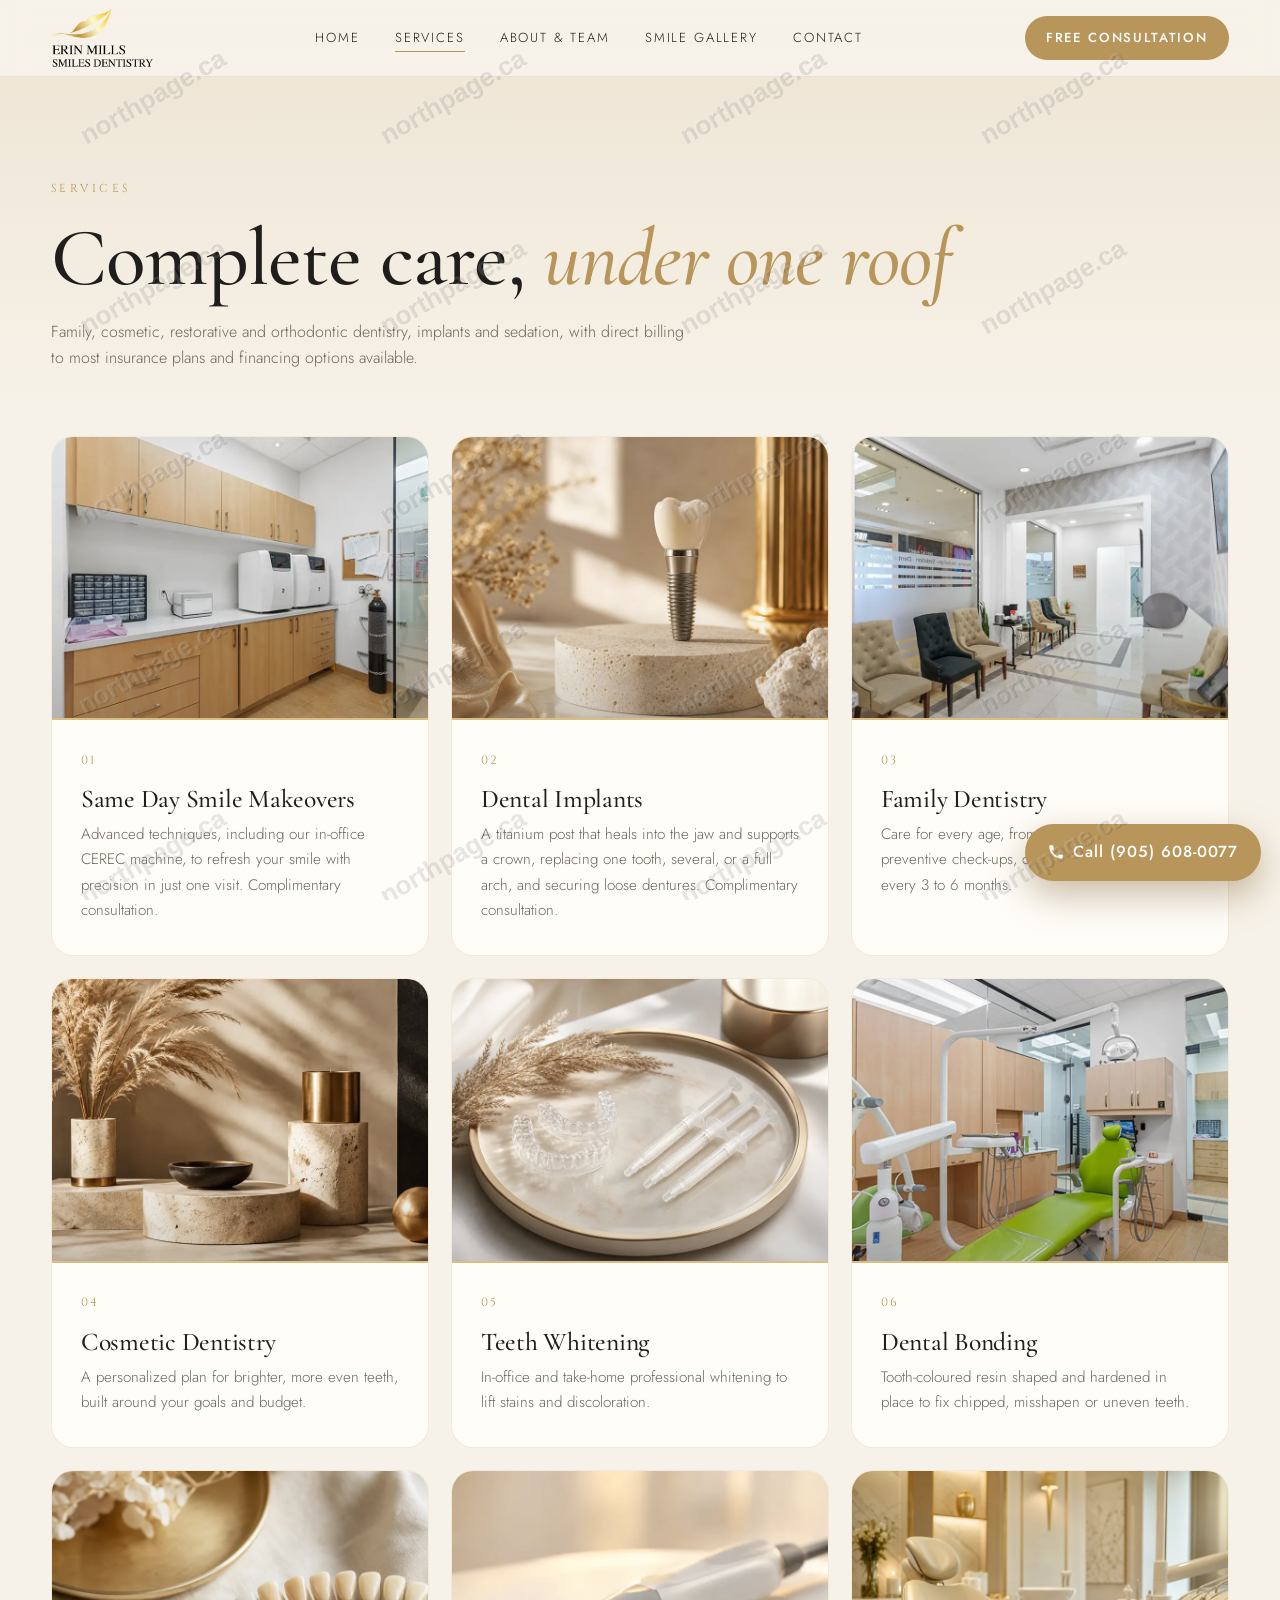
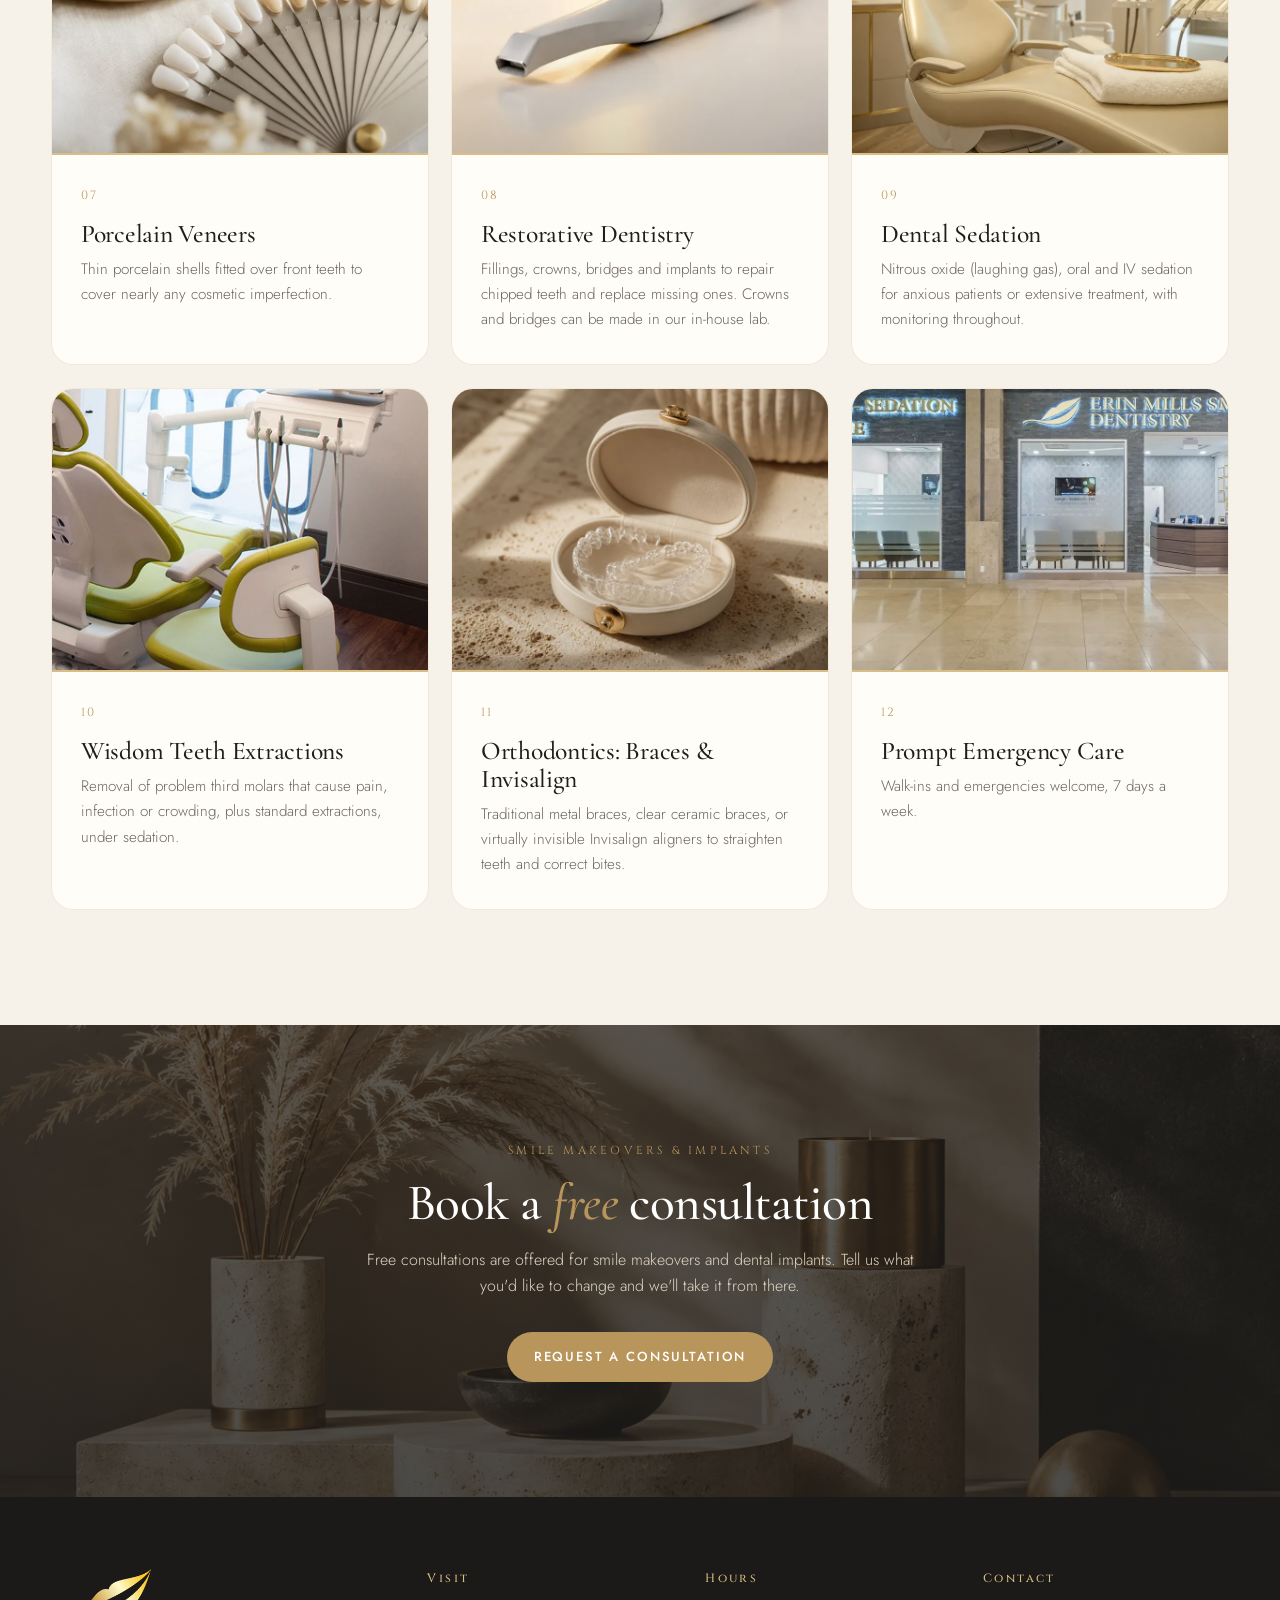
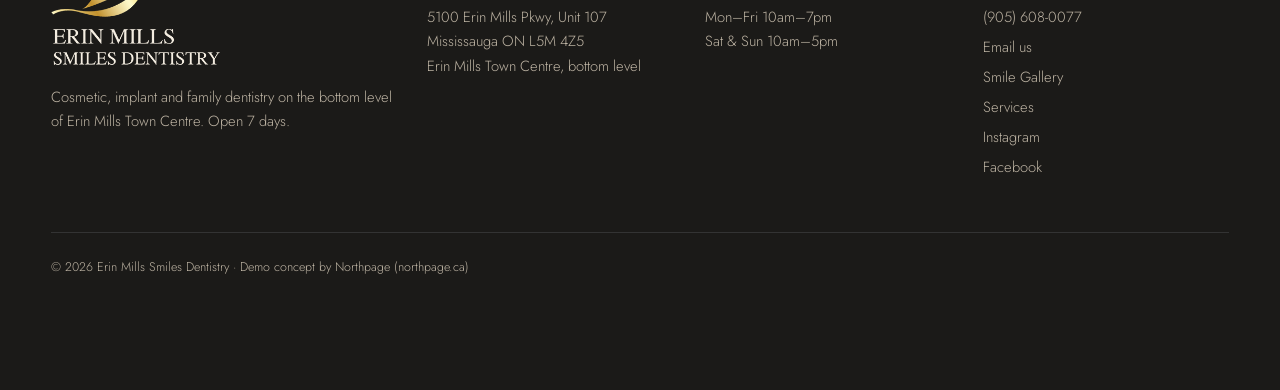
<file: services.html>
<!doctype html><html lang="en-CA"><head><meta charset="utf-8"><meta name="viewport" content="width=device-width,initial-scale=1">
<title>Dental Services | Erin Mills Smiles Dentistry, Mississauga</title><meta name="description" content="Same Day Smile Makeovers, dental implants, sedation, braces &amp; Invisalign, veneers, whitening and family dentistry in Mississauga."><meta name="robots" content="noindex, nofollow"><meta property="og:title" content="Dental Services | Erin Mills Smiles Dentistry, Mississauga"><meta property="og:description" content="Same Day Smile Makeovers, dental implants, sedation, braces &amp; Invisalign, veneers, whitening and family dentistry in Mississauga."><meta property="og:image" content="img/tooth.webp"><meta name="theme-color" content="#2a2826">
<link rel="icon" href="favicon.ico" sizes="any"><link rel="icon" href="favicon-32.png" type="image/png"><link rel="apple-touch-icon" href="favicon-180.png"><link rel="preconnect" href="https://fonts.googleapis.com"><link rel="preconnect" href="https://fonts.gstatic.com" crossorigin>
<link href="https://fonts.googleapis.com/css2?family=Cinzel:wght@500;600&family=Cormorant+Garamond:ital,wght@0,500;0,600;1,500&family=Jost:wght@300;400;500&display=swap" rel="stylesheet">
<link rel="stylesheet" href="css/style.css"><script type="application/ld+json">{"@context": "https://schema.org", "@type": "Dentist", "name": "Erin Mills Smiles Dentistry", "telephone": "+1-905-608-0077", "email": "info@erinmillssmilesdentistry.com", "url": "https://erinmillssmilesdentistry.ca/", "image": "img/of-banner-home-1.webp", "logo": "img/logo.png", "address": {"@type": "PostalAddress", "streetAddress": "5100 Erin Mills Pkwy, Unit 107 (Erin Mills Town Centre, bottom level)", "addressLocality": "Mississauga", "addressRegion": "ON", "postalCode": "L5M 4Z5", "addressCountry": "CA"}, "openingHoursSpecification": [{"@type": "OpeningHoursSpecification", "dayOfWeek": ["Monday", "Tuesday", "Wednesday", "Thursday", "Friday"], "opens": "10:00", "closes": "19:00"}, {"@type": "OpeningHoursSpecification", "dayOfWeek": ["Saturday", "Sunday"], "opens": "10:00", "closes": "17:00"}], "aggregateRating": {"@type": "AggregateRating", "ratingValue": "4.7", "reviewCount": "602"}, "sameAs": ["https://www.instagram.com/erinmillssmilesdentistry/", "https://www.facebook.com/erinmillssmiles/"]}</script>
<link rel="stylesheet" href="css/watermark.css"></head><body>
<header><div class="wrap nav"><a class="brand" href="index.html" aria-label="Erin Mills Smiles Dentistry home"><img src="img/logo.png" alt="Erin Mills Smiles Dentistry" width="322" height="183"></a>
<nav><ul><li><a href="index.html">Home</a></li><li><a href="services.html" class=on>Services</a></li><li><a href="about.html">About & Team</a></li><li><a href="smile-gallery.html">Smile Gallery</a></li><li><a href="contact.html">Contact</a></li></ul></nav><a class="btn" href="contact.html#book">Free Consultation</a><button class="menu" aria-label="Menu">&#9776;</button></div></header><main><section class="ph"><div class="wrap rv"><span class="eyebrow">Services</span><h1>Complete care, <em>under one roof</em></h1><p>Family, cosmetic, restorative and orthodontic dentistry, implants and sedation, with direct billing to most insurance plans and financing options available.</p></div></section><section style="padding-top:1rem"><div class="wrap svc"><div class="card rv"><figure class="ph-img"><img src="img/svc-makeover.webp" alt="Same Day Smile Makeovers at Erin Mills Smiles Dentistry" loading="lazy" width="800" height="600"></figure><div class="body"><span class="n">01</span><h3>Same Day Smile Makeovers</h3><p>Advanced techniques, including our in-office CEREC machine, to refresh your smile with precision in just one visit. Complimentary consultation.</p></div></div><div class="card rv"><figure class="ph-img"><img src="img/svc-implants.webp" alt="Dental Implants at Erin Mills Smiles Dentistry" loading="lazy" width="800" height="600"></figure><div class="body"><span class="n">02</span><h3>Dental Implants</h3><p>A titanium post that heals into the jaw and supports a crown, replacing one tooth, several, or a full arch, and securing loose dentures. Complimentary consultation.</p></div></div><div class="card rv"><figure class="ph-img"><img src="img/svc-family.webp" alt="Family Dentistry at Erin Mills Smiles Dentistry" loading="lazy" width="800" height="600"></figure><div class="body"><span class="n">03</span><h3>Family Dentistry</h3><p>Care for every age, from toddlers to grandparents: preventive check-ups, cleanings and oral exams every 3 to 6 months.</p></div></div><div class="card rv"><figure class="ph-img"><img src="img/svc-cosmetic.webp" alt="Cosmetic Dentistry at Erin Mills Smiles Dentistry" loading="lazy" width="800" height="600"></figure><div class="body"><span class="n">04</span><h3>Cosmetic Dentistry</h3><p>A personalized plan for brighter, more even teeth, built around your goals and budget.</p></div></div><div class="card rv"><figure class="ph-img"><img src="img/svc-whitening.webp" alt="Teeth Whitening at Erin Mills Smiles Dentistry" loading="lazy" width="800" height="600"></figure><div class="body"><span class="n">05</span><h3>Teeth Whitening</h3><p>In-office and take-home professional whitening to lift stains and discoloration.</p></div></div><div class="card rv"><figure class="ph-img"><img src="img/svc-bonding.webp" alt="Dental Bonding at Erin Mills Smiles Dentistry" loading="lazy" width="800" height="600"></figure><div class="body"><span class="n">06</span><h3>Dental Bonding</h3><p>Tooth-coloured resin shaped and hardened in place to fix chipped, misshapen or uneven teeth.</p></div></div><div class="card rv"><figure class="ph-img"><img src="img/svc-veneers.webp" alt="Porcelain Veneers at Erin Mills Smiles Dentistry" loading="lazy" width="800" height="600"></figure><div class="body"><span class="n">07</span><h3>Porcelain Veneers</h3><p>Thin porcelain shells fitted over front teeth to cover nearly any cosmetic imperfection.</p></div></div><div class="card rv"><figure class="ph-img"><img src="img/svc-restorative.webp" alt="Restorative Dentistry at Erin Mills Smiles Dentistry" loading="lazy" width="800" height="600"></figure><div class="body"><span class="n">08</span><h3>Restorative Dentistry</h3><p>Fillings, crowns, bridges and implants to repair chipped teeth and replace missing ones. Crowns and bridges can be made in our in-house lab.</p></div></div><div class="card rv"><figure class="ph-img"><img src="img/svc-sedation.webp" alt="Dental Sedation at Erin Mills Smiles Dentistry" loading="lazy" width="800" height="600"></figure><div class="body"><span class="n">09</span><h3>Dental Sedation</h3><p>Nitrous oxide (laughing gas), oral and IV sedation for anxious patients or extensive treatment, with monitoring throughout.</p></div></div><div class="card rv"><figure class="ph-img"><img src="img/svc-wisdom.webp" alt="Wisdom Teeth Extractions at Erin Mills Smiles Dentistry" loading="lazy" width="800" height="600"></figure><div class="body"><span class="n">10</span><h3>Wisdom Teeth Extractions</h3><p>Removal of problem third molars that cause pain, infection or crowding, plus standard extractions, under sedation.</p></div></div><div class="card rv"><figure class="ph-img"><img src="img/svc-ortho.webp" alt="Orthodontics: Braces and Invisalign at Erin Mills Smiles Dentistry" loading="lazy" width="800" height="600"></figure><div class="body"><span class="n">11</span><h3>Orthodontics: Braces &amp; Invisalign</h3><p>Traditional metal braces, clear ceramic braces, or virtually invisible Invisalign aligners to straighten teeth and correct bites.</p></div></div><div class="card rv"><figure class="ph-img"><img src="img/svc-emergency.webp" alt="Prompt Emergency Care at Erin Mills Smiles Dentistry" loading="lazy" width="800" height="600"></figure><div class="body"><span class="n">12</span><h3>Prompt Emergency Care</h3><p>Walk-ins and emergencies welcome, 7 days a week.</p></div></div></div></section><section class="cta"><div class="wrap rv"><span class="eyebrow">Smile makeovers &amp; implants</span><h2>Book a <em>free</em> consultation</h2><p>Free consultations are offered for smile makeovers and dental implants. Tell us what you'd like to change and we'll take it from there.</p><a class="btn" href="contact.html#book">Request a consultation</a></div></section></main><footer><div class="wrap"><div class="g"><div><a class="brand" href="index.html"><img src="img/logo-light.png" alt="Erin Mills Smiles Dentistry" width="322" height="183" style="height:96px"></a><p style="margin-top:1.2rem;max-width:22rem">Cosmetic, implant and family dentistry on the bottom level of Erin Mills Town Centre. Open 7 days.</p></div>
<div><h5>Visit</h5><p>5100 Erin Mills Pkwy, Unit 107<br>Mississauga ON L5M 4Z5<br>Erin Mills Town Centre, bottom level</p></div>
<div><h5>Hours</h5><p>Mon–Fri 10am–7pm<br>Sat &amp; Sun 10am–5pm</p></div>
<div><h5>Contact</h5><ul><li><a href="tel:+19056080077">(905) 608-0077</a></li><li><a href="mailto:info@erinmillssmilesdentistry.com">Email us</a></li><li><a href="smile-gallery.html">Smile Gallery</a></li><li><a href="services.html">Services</a></li><li><a href="https://www.instagram.com/erinmillssmilesdentistry/" rel="noopener" target="_blank">Instagram</a></li><li><a href="https://www.facebook.com/erinmillssmiles/" rel="noopener" target="_blank">Facebook</a></li></ul></div></div>
<p class="copy">© 2026 Erin Mills Smiles Dentistry · Demo concept by Northpage (northpage.ca)</p></div></footer>
<a class="callbar" href="tel:+19056080077" aria-label="Call (905) 608-0077"><svg viewBox="0 0 24 24"><path d="M6.6 10.8a15.1 15.1 0 006.6 6.6l2.2-2.2a1 1 0 011-.25 11.4 11.4 0 003.6.57 1 1 0 011 1V20a1 1 0 01-1 1A17 17 0 013 4a1 1 0 011-1h3.5a1 1 0 011 1c0 1.25.2 2.45.57 3.57a1 1 0 01-.25 1z"/></svg>Call (905) 608-0077</a>
<script src="js/main.js" defer></script></body></html>
</file>
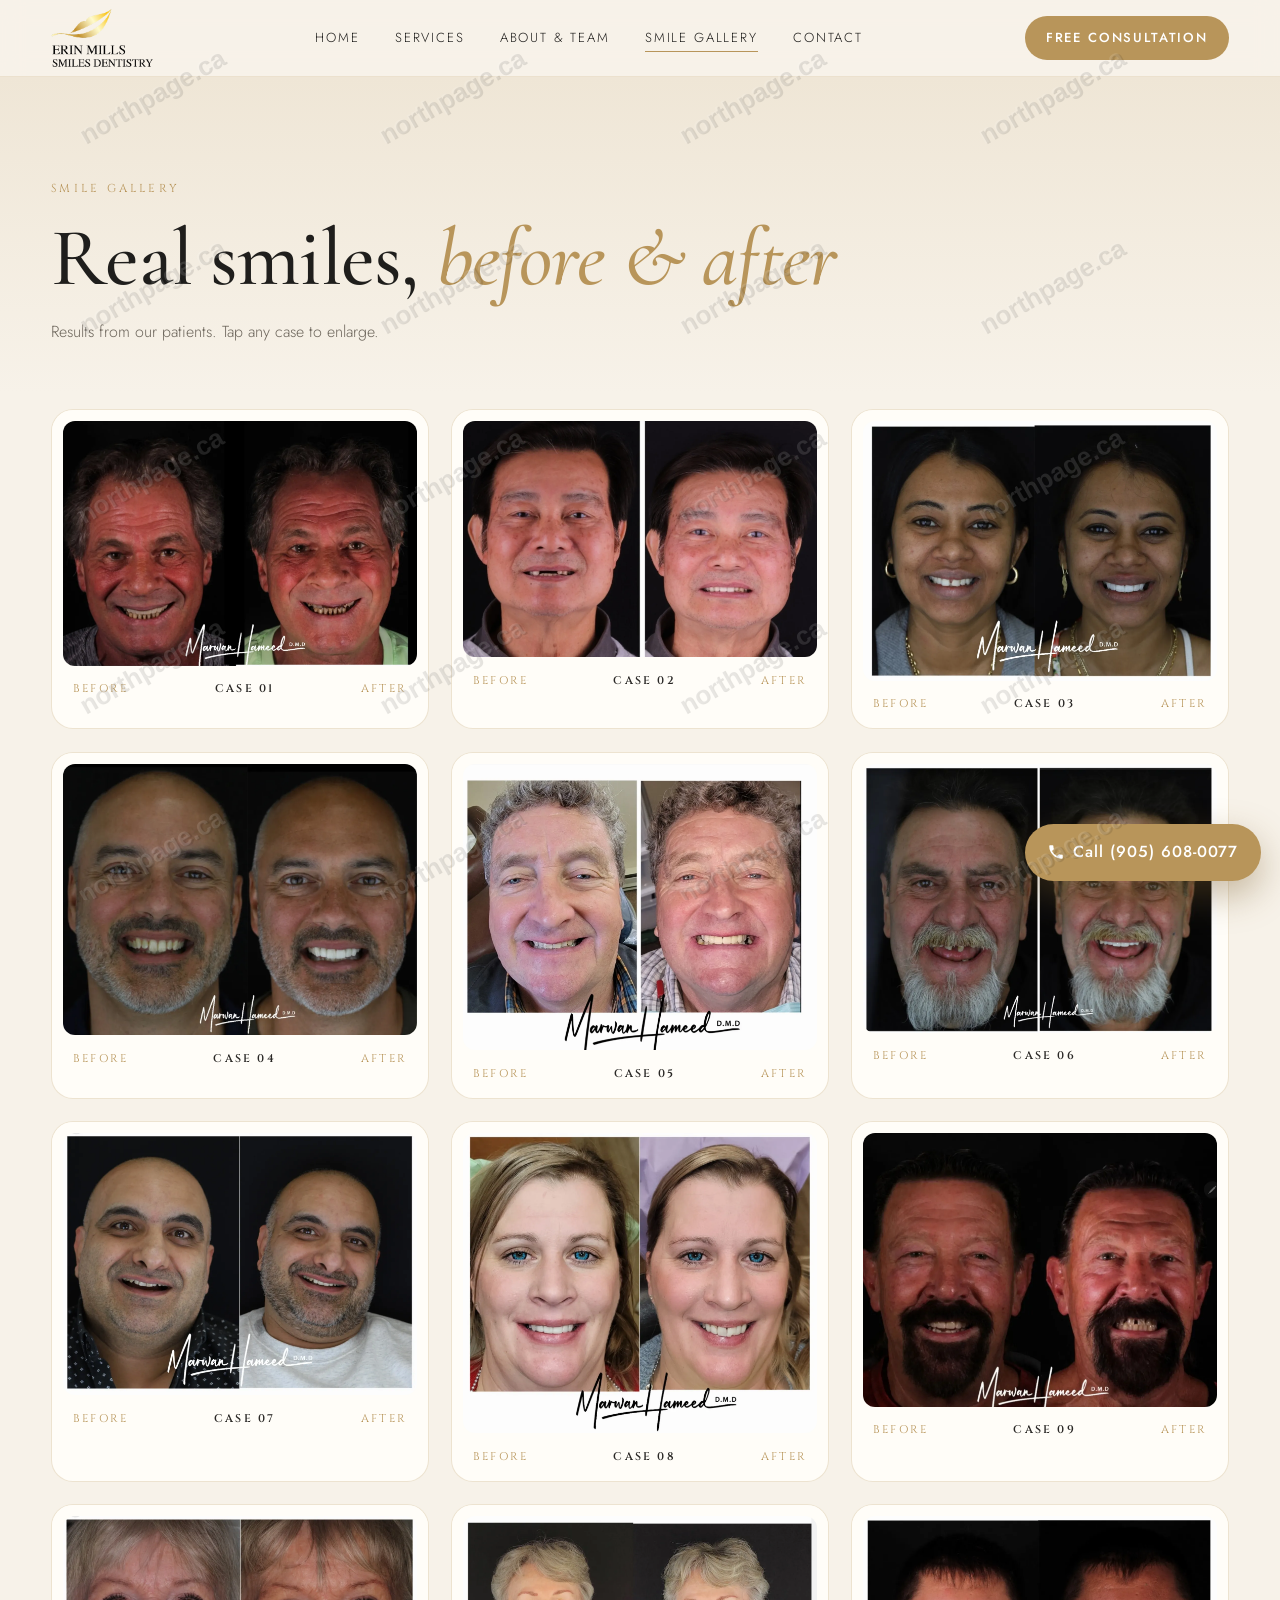
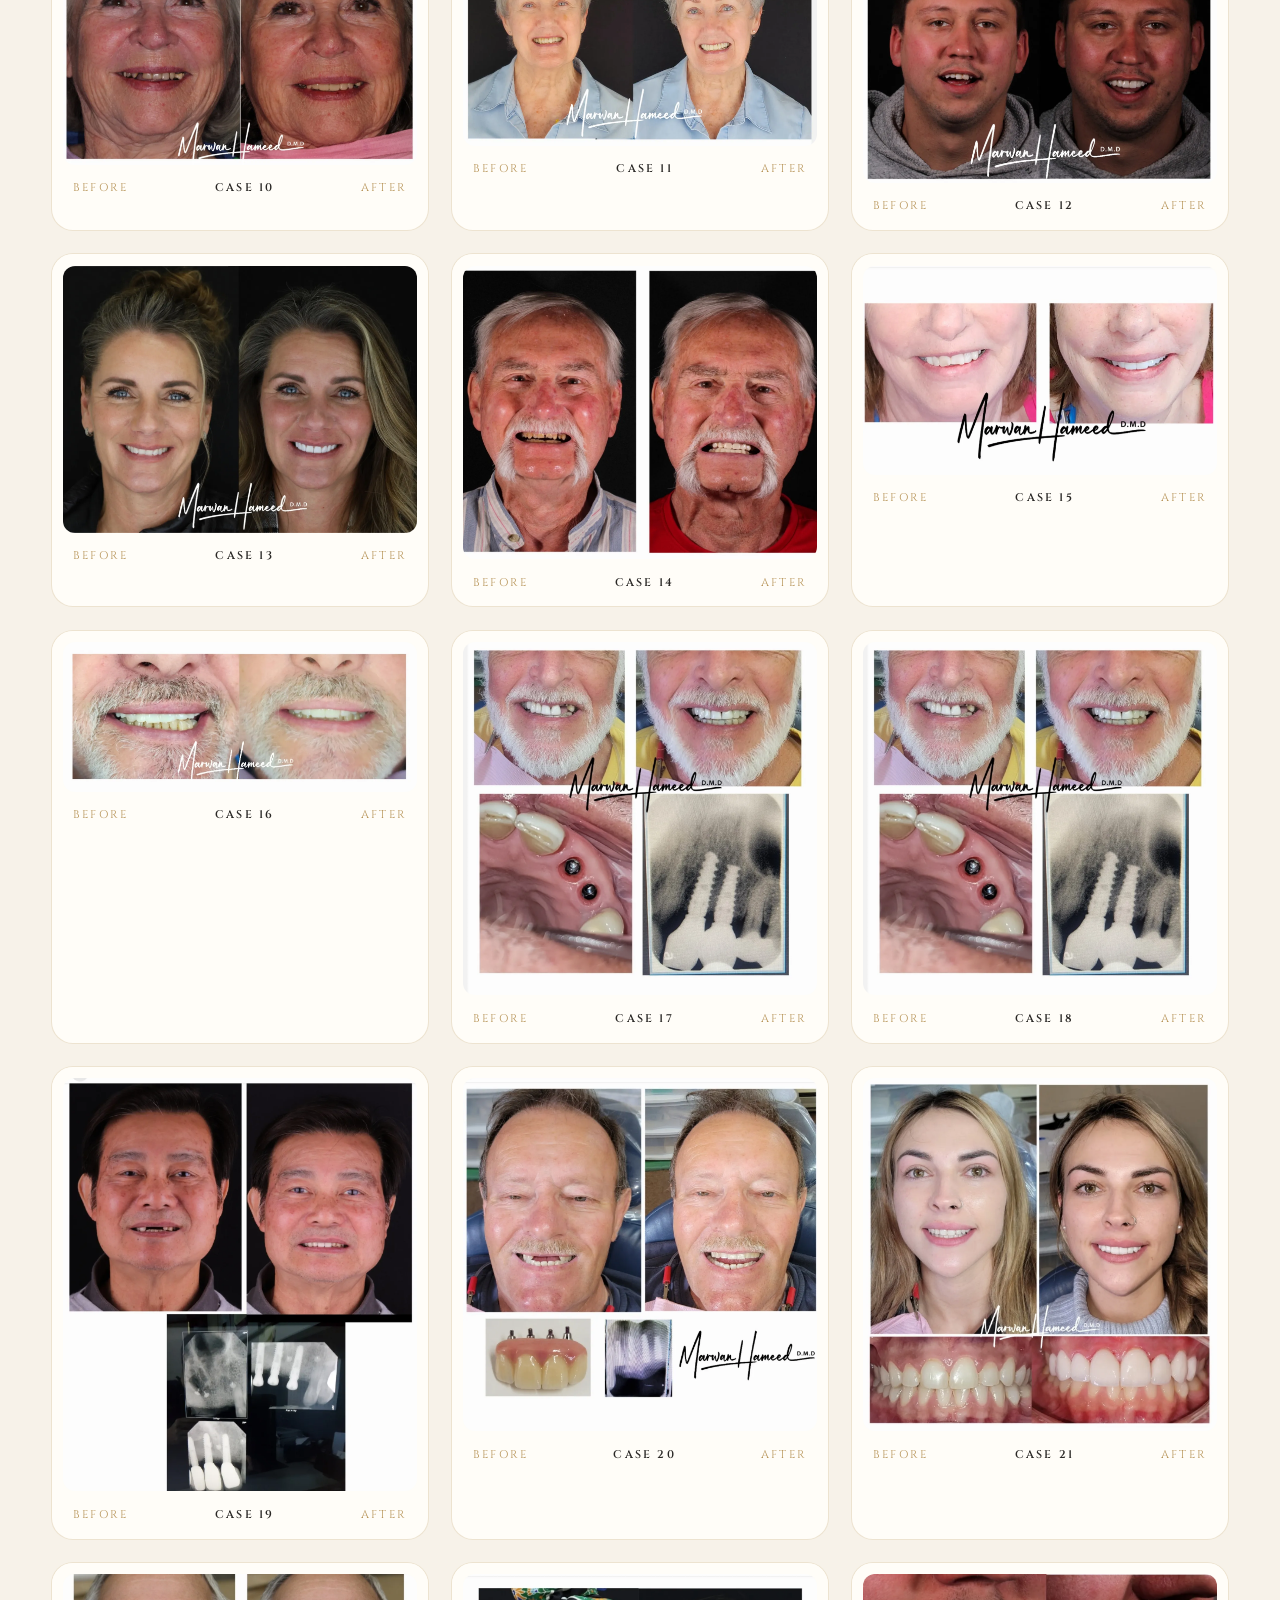
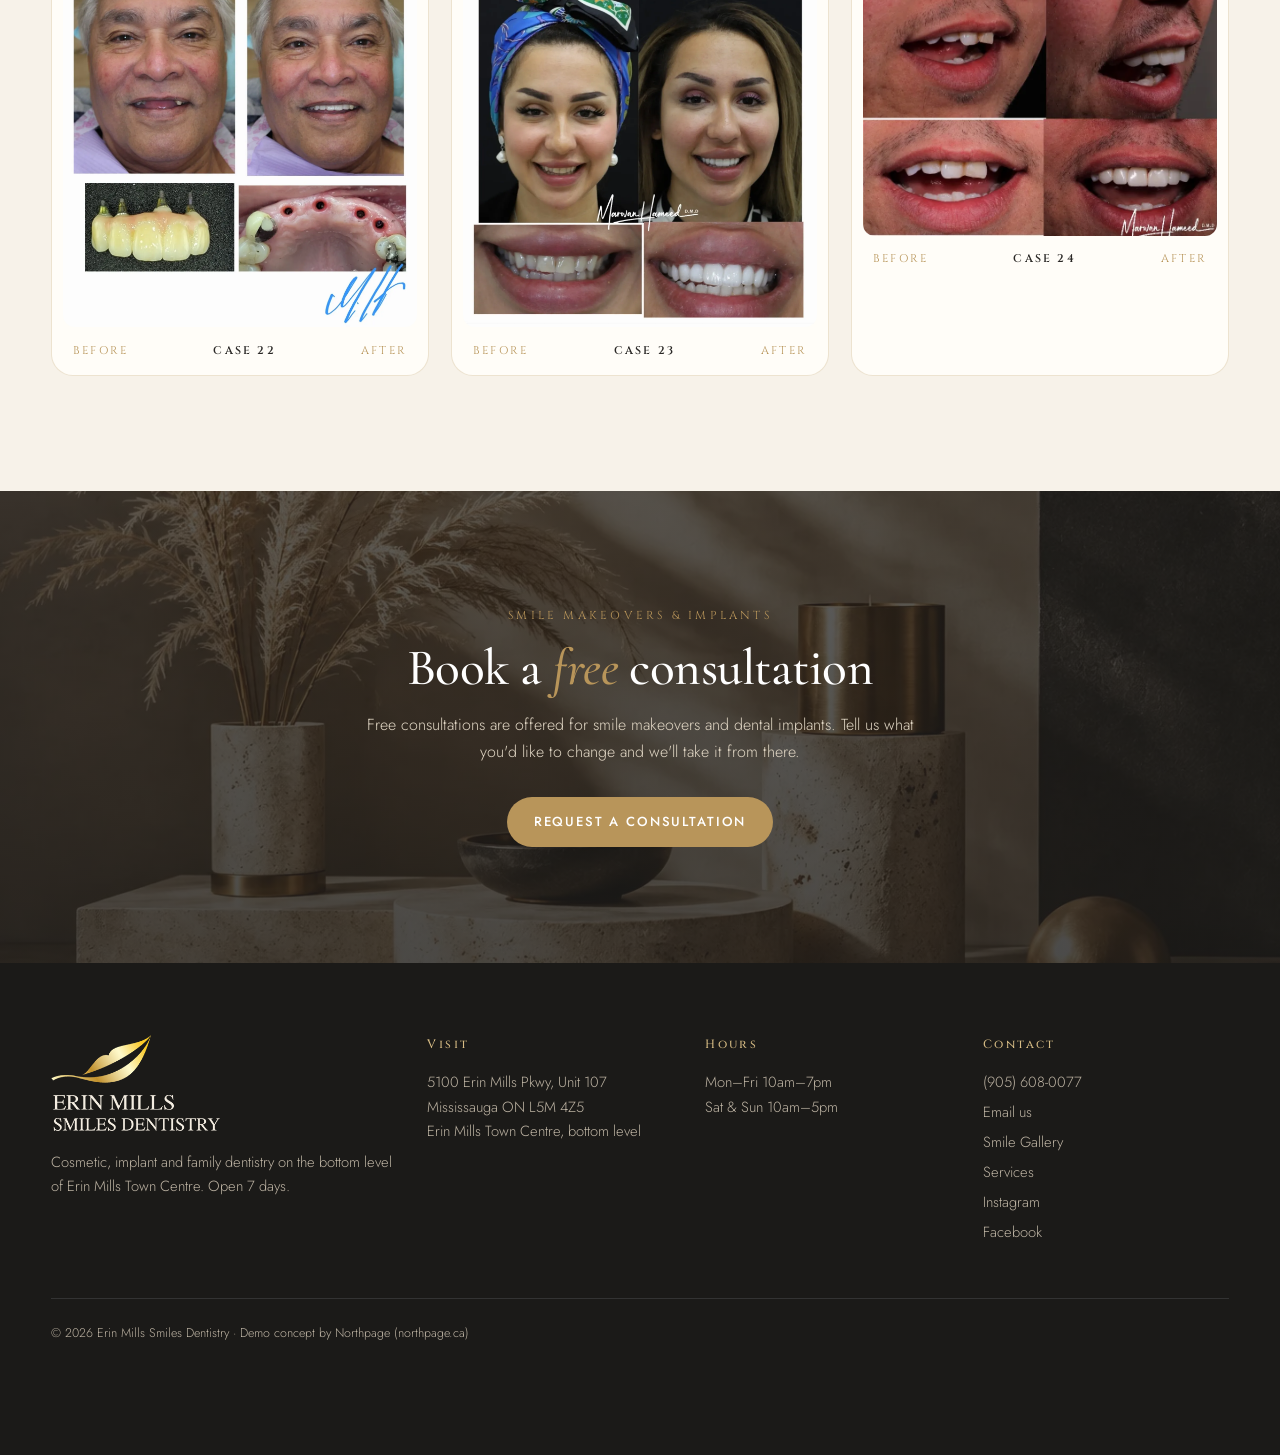
<file: smile-gallery.html>
<!doctype html><html lang="en-CA"><head><meta charset="utf-8"><meta name="viewport" content="width=device-width,initial-scale=1">
<title>Smile Gallery | Before & After | Erin Mills Smiles Dentistry</title><meta name="description" content="Real before-and-after smile transformations from Erin Mills Smiles Dentistry in Mississauga."><meta name="robots" content="noindex, nofollow"><meta property="og:title" content="Smile Gallery | Before & After | Erin Mills Smiles Dentistry"><meta property="og:description" content="Real before-and-after smile transformations from Erin Mills Smiles Dentistry in Mississauga."><meta property="og:image" content="img/tooth.webp"><meta name="theme-color" content="#2a2826">
<link rel="icon" href="favicon.ico" sizes="any"><link rel="icon" href="favicon-32.png" type="image/png"><link rel="apple-touch-icon" href="favicon-180.png"><link rel="preconnect" href="https://fonts.googleapis.com"><link rel="preconnect" href="https://fonts.gstatic.com" crossorigin>
<link href="https://fonts.googleapis.com/css2?family=Cinzel:wght@500;600&family=Cormorant+Garamond:ital,wght@0,500;0,600;1,500&family=Jost:wght@300;400;500&display=swap" rel="stylesheet">
<link rel="stylesheet" href="css/style.css"><script type="application/ld+json">{"@context": "https://schema.org", "@type": "Dentist", "name": "Erin Mills Smiles Dentistry", "telephone": "+1-905-608-0077", "email": "info@erinmillssmilesdentistry.com", "url": "https://erinmillssmilesdentistry.ca/", "image": "img/of-banner-home-1.webp", "logo": "img/logo.png", "address": {"@type": "PostalAddress", "streetAddress": "5100 Erin Mills Pkwy, Unit 107 (Erin Mills Town Centre, bottom level)", "addressLocality": "Mississauga", "addressRegion": "ON", "postalCode": "L5M 4Z5", "addressCountry": "CA"}, "openingHoursSpecification": [{"@type": "OpeningHoursSpecification", "dayOfWeek": ["Monday", "Tuesday", "Wednesday", "Thursday", "Friday"], "opens": "10:00", "closes": "19:00"}, {"@type": "OpeningHoursSpecification", "dayOfWeek": ["Saturday", "Sunday"], "opens": "10:00", "closes": "17:00"}], "aggregateRating": {"@type": "AggregateRating", "ratingValue": "4.7", "reviewCount": "602"}, "sameAs": ["https://www.instagram.com/erinmillssmilesdentistry/", "https://www.facebook.com/erinmillssmiles/"]}</script>
<link rel="stylesheet" href="css/watermark.css"></head><body>
<header><div class="wrap nav"><a class="brand" href="index.html" aria-label="Erin Mills Smiles Dentistry home"><img src="img/logo.png" alt="Erin Mills Smiles Dentistry" width="322" height="183"></a>
<nav><ul><li><a href="index.html">Home</a></li><li><a href="services.html">Services</a></li><li><a href="about.html">About & Team</a></li><li><a href="smile-gallery.html" class=on>Smile Gallery</a></li><li><a href="contact.html">Contact</a></li></ul></nav><a class="btn" href="contact.html#book">Free Consultation</a><button class="menu" aria-label="Menu">&#9776;</button></div></header><main><section class="ph"><div class="wrap rv"><span class="eyebrow">Smile Gallery</span><h1>Real smiles, <em>before &amp; after</em></h1><p>Results from our patients. Tap any case to enlarge.</p></div></section><section style="padding-top:1rem"><div class="wrap bag"><figure class="ba rv"><button class="zoom" data-src="img/ba01.webp" aria-label="Enlarge case 1"><img src="img/ba01.webp" alt="Before and after smile, case 1" loading="lazy" width="1400" height="967"></button><figcaption><span>Before</span><b>Case 01</b><span>After</span></figcaption></figure><figure class="ba rv"><button class="zoom" data-src="img/ba02.webp" aria-label="Enlarge case 2"><img src="img/ba02.webp" alt="Before and after smile, case 2" loading="lazy" width="1400" height="967"></button><figcaption><span>Before</span><b>Case 02</b><span>After</span></figcaption></figure><figure class="ba rv"><button class="zoom" data-src="img/ba03.webp" aria-label="Enlarge case 3"><img src="img/ba03.webp" alt="Before and after smile, case 3" loading="lazy" width="1400" height="967"></button><figcaption><span>Before</span><b>Case 03</b><span>After</span></figcaption></figure><figure class="ba rv"><button class="zoom" data-src="img/ba04.webp" aria-label="Enlarge case 4"><img src="img/ba04.webp" alt="Before and after smile, case 4" loading="lazy" width="1400" height="967"></button><figcaption><span>Before</span><b>Case 04</b><span>After</span></figcaption></figure><figure class="ba rv"><button class="zoom" data-src="img/ba05.webp" aria-label="Enlarge case 5"><img src="img/ba05.webp" alt="Before and after smile, case 5" loading="lazy" width="1400" height="967"></button><figcaption><span>Before</span><b>Case 05</b><span>After</span></figcaption></figure><figure class="ba rv"><button class="zoom" data-src="img/ba06.webp" aria-label="Enlarge case 6"><img src="img/ba06.webp" alt="Before and after smile, case 6" loading="lazy" width="1400" height="967"></button><figcaption><span>Before</span><b>Case 06</b><span>After</span></figcaption></figure><figure class="ba rv"><button class="zoom" data-src="img/ba07.webp" aria-label="Enlarge case 7"><img src="img/ba07.webp" alt="Before and after smile, case 7" loading="lazy" width="1400" height="967"></button><figcaption><span>Before</span><b>Case 07</b><span>After</span></figcaption></figure><figure class="ba rv"><button class="zoom" data-src="img/ba08.webp" aria-label="Enlarge case 8"><img src="img/ba08.webp" alt="Before and after smile, case 8" loading="lazy" width="1400" height="967"></button><figcaption><span>Before</span><b>Case 08</b><span>After</span></figcaption></figure><figure class="ba rv"><button class="zoom" data-src="img/ba09.webp" aria-label="Enlarge case 9"><img src="img/ba09.webp" alt="Before and after smile, case 9" loading="lazy" width="1400" height="967"></button><figcaption><span>Before</span><b>Case 09</b><span>After</span></figcaption></figure><figure class="ba rv"><button class="zoom" data-src="img/ba10.webp" aria-label="Enlarge case 10"><img src="img/ba10.webp" alt="Before and after smile, case 10" loading="lazy" width="1400" height="967"></button><figcaption><span>Before</span><b>Case 10</b><span>After</span></figcaption></figure><figure class="ba rv"><button class="zoom" data-src="img/ba11.webp" aria-label="Enlarge case 11"><img src="img/ba11.webp" alt="Before and after smile, case 11" loading="lazy" width="1400" height="967"></button><figcaption><span>Before</span><b>Case 11</b><span>After</span></figcaption></figure><figure class="ba rv"><button class="zoom" data-src="img/ba12.webp" aria-label="Enlarge case 12"><img src="img/ba12.webp" alt="Before and after smile, case 12" loading="lazy" width="1400" height="967"></button><figcaption><span>Before</span><b>Case 12</b><span>After</span></figcaption></figure><figure class="ba rv"><button class="zoom" data-src="img/ba13.webp" aria-label="Enlarge case 13"><img src="img/ba13.webp" alt="Before and after smile, case 13" loading="lazy" width="1400" height="967"></button><figcaption><span>Before</span><b>Case 13</b><span>After</span></figcaption></figure><figure class="ba rv"><button class="zoom" data-src="img/ba14.webp" aria-label="Enlarge case 14"><img src="img/ba14.webp" alt="Before and after smile, case 14" loading="lazy" width="1400" height="967"></button><figcaption><span>Before</span><b>Case 14</b><span>After</span></figcaption></figure><figure class="ba rv"><button class="zoom" data-src="img/ba15.webp" aria-label="Enlarge case 15"><img src="img/ba15.webp" alt="Before and after smile, case 15" loading="lazy" width="1400" height="967"></button><figcaption><span>Before</span><b>Case 15</b><span>After</span></figcaption></figure><figure class="ba rv"><button class="zoom" data-src="img/ba16.webp" aria-label="Enlarge case 16"><img src="img/ba16.webp" alt="Before and after smile, case 16" loading="lazy" width="1400" height="967"></button><figcaption><span>Before</span><b>Case 16</b><span>After</span></figcaption></figure><figure class="ba rv"><button class="zoom" data-src="img/ba17.webp" aria-label="Enlarge case 17"><img src="img/ba17.webp" alt="Before and after smile, case 17" loading="lazy" width="1400" height="967"></button><figcaption><span>Before</span><b>Case 17</b><span>After</span></figcaption></figure><figure class="ba rv"><button class="zoom" data-src="img/ba18.webp" aria-label="Enlarge case 18"><img src="img/ba18.webp" alt="Before and after smile, case 18" loading="lazy" width="1400" height="967"></button><figcaption><span>Before</span><b>Case 18</b><span>After</span></figcaption></figure><figure class="ba rv"><button class="zoom" data-src="img/ba19.webp" aria-label="Enlarge case 19"><img src="img/ba19.webp" alt="Before and after smile, case 19" loading="lazy" width="1400" height="967"></button><figcaption><span>Before</span><b>Case 19</b><span>After</span></figcaption></figure><figure class="ba rv"><button class="zoom" data-src="img/ba20.webp" aria-label="Enlarge case 20"><img src="img/ba20.webp" alt="Before and after smile, case 20" loading="lazy" width="1400" height="967"></button><figcaption><span>Before</span><b>Case 20</b><span>After</span></figcaption></figure><figure class="ba rv"><button class="zoom" data-src="img/ba21.webp" aria-label="Enlarge case 21"><img src="img/ba21.webp" alt="Before and after smile, case 21" loading="lazy" width="1400" height="967"></button><figcaption><span>Before</span><b>Case 21</b><span>After</span></figcaption></figure><figure class="ba rv"><button class="zoom" data-src="img/ba22.webp" aria-label="Enlarge case 22"><img src="img/ba22.webp" alt="Before and after smile, case 22" loading="lazy" width="1400" height="967"></button><figcaption><span>Before</span><b>Case 22</b><span>After</span></figcaption></figure><figure class="ba rv"><button class="zoom" data-src="img/ba23.webp" aria-label="Enlarge case 23"><img src="img/ba23.webp" alt="Before and after smile, case 23" loading="lazy" width="1400" height="967"></button><figcaption><span>Before</span><b>Case 23</b><span>After</span></figcaption></figure><figure class="ba rv"><button class="zoom" data-src="img/ba24.webp" aria-label="Enlarge case 24"><img src="img/ba24.webp" alt="Before and after smile, case 24" loading="lazy" width="1400" height="967"></button><figcaption><span>Before</span><b>Case 24</b><span>After</span></figcaption></figure></div></section><div class="lb" hidden><button class="x" aria-label="Close">&times;</button><img alt=""></div><section class="cta"><div class="wrap rv"><span class="eyebrow">Smile makeovers &amp; implants</span><h2>Book a <em>free</em> consultation</h2><p>Free consultations are offered for smile makeovers and dental implants. Tell us what you'd like to change and we'll take it from there.</p><a class="btn" href="contact.html#book">Request a consultation</a></div></section></main><footer><div class="wrap"><div class="g"><div><a class="brand" href="index.html"><img src="img/logo-light.png" alt="Erin Mills Smiles Dentistry" width="322" height="183" style="height:96px"></a><p style="margin-top:1.2rem;max-width:22rem">Cosmetic, implant and family dentistry on the bottom level of Erin Mills Town Centre. Open 7 days.</p></div>
<div><h5>Visit</h5><p>5100 Erin Mills Pkwy, Unit 107<br>Mississauga ON L5M 4Z5<br>Erin Mills Town Centre, bottom level</p></div>
<div><h5>Hours</h5><p>Mon–Fri 10am–7pm<br>Sat &amp; Sun 10am–5pm</p></div>
<div><h5>Contact</h5><ul><li><a href="tel:+19056080077">(905) 608-0077</a></li><li><a href="mailto:info@erinmillssmilesdentistry.com">Email us</a></li><li><a href="smile-gallery.html">Smile Gallery</a></li><li><a href="services.html">Services</a></li><li><a href="https://www.instagram.com/erinmillssmilesdentistry/" rel="noopener" target="_blank">Instagram</a></li><li><a href="https://www.facebook.com/erinmillssmiles/" rel="noopener" target="_blank">Facebook</a></li></ul></div></div>
<p class="copy">© 2026 Erin Mills Smiles Dentistry · Demo concept by Northpage (northpage.ca)</p></div></footer>
<a class="callbar" href="tel:+19056080077" aria-label="Call (905) 608-0077"><svg viewBox="0 0 24 24"><path d="M6.6 10.8a15.1 15.1 0 006.6 6.6l2.2-2.2a1 1 0 011-.25 11.4 11.4 0 003.6.57 1 1 0 011 1V20a1 1 0 01-1 1A17 17 0 013 4a1 1 0 011-1h3.5a1 1 0 011 1c0 1.25.2 2.45.57 3.57a1 1 0 01-.25 1z"/></svg>Call (905) 608-0077</a>
<script src="js/main.js" defer></script></body></html>
</file>
<file: css/style.css>
:root{--cream:#f7f2e9;--cream2:#efe6d6;--ink:#1f1e1c;--char:#2a2826;--gold:#b8955a;--gold2:#d8bd85;--mute:#6d665c;--serif:'Cormorant Garamond',Georgia,serif;--cap:'Cinzel',Georgia,serif;--sans:'Jost',system-ui,sans-serif}
*{box-sizing:border-box;margin:0;padding:0}html{scroll-behavior:smooth}
body{font-family:var(--sans);color:var(--ink);background:var(--cream);line-height:1.65;font-weight:300;-webkit-font-smoothing:antialiased}
img,video{max-width:100%;display:block}a{color:inherit;text-decoration:none}
.wrap{width:min(1200px,92%);margin:auto}
h1,h2,h3{font-family:var(--serif);font-weight:500;line-height:1.08;letter-spacing:-.01em}
h1{font-size:clamp(2.7rem,6.4vw,5.4rem)}h2{font-size:clamp(2rem,4vw,3.3rem)}h3{font-size:1.6rem}
em{font-style:italic;color:var(--gold)}
.eyebrow{font-family:var(--cap);letter-spacing:.28em;font-size:.72rem;color:var(--gold);text-transform:uppercase;display:block;margin-bottom:1rem}
.btn{display:inline-flex;align-items:center;gap:.6rem;padding:.9rem 1.7rem;border-radius:99px;background:var(--gold);color:#fff;font-size:.82rem;letter-spacing:.14em;text-transform:uppercase;font-weight:500;transition:.3s}
.btn:hover{background:var(--char)}.btn.ghost{background:transparent;border:1px solid var(--gold);color:var(--char)}.btn.ghost:hover{background:var(--gold);color:#fff}
header{position:sticky;top:0;z-index:50;background:rgba(247,242,233,.88);backdrop-filter:blur(12px);border-bottom:1px solid rgba(184,149,90,.18)}
.nav{display:flex;align-items:center;justify-content:space-between;height:76px}
.brand{display:flex;align-items:center;gap:.7rem}.brand svg{width:44px;height:44px}
.brand b{font-family:var(--cap);font-weight:600;letter-spacing:.16em;font-size:.95rem;line-height:1.1;display:block}.brand small{font-family:var(--cap);letter-spacing:.42em;font-size:.58rem;color:var(--gold)}
nav ul{display:flex;gap:2.2rem;list-style:none;font-size:.82rem;letter-spacing:.14em;text-transform:uppercase}
nav a{position:relative;padding:.3rem 0}nav a:after{content:"";position:absolute;left:0;bottom:0;width:0;height:1px;background:var(--gold);transition:.3s}nav a:hover:after,nav a.on:after{width:100%}
.nav .btn{padding:.7rem 1.3rem}.menu{display:none;background:none;border:0;font-size:1.6rem;color:var(--char)}
.hero{position:relative;overflow:hidden;background:radial-gradient(ellipse at 72% 45%,#fffdf8 0,var(--cream) 55%,var(--cream2) 100%)}
.hero .wrap{display:grid;grid-template-columns:1.05fr 1fr;align-items:center;min-height:calc(100vh - 76px);gap:2rem;padding:3rem 0}
.hero p.lead{font-size:1.12rem;color:var(--mute);max-width:34rem;margin:1.6rem 0 2.2rem}
.hero .ctas{display:flex;gap:1rem;flex-wrap:wrap}
.stage{position:relative;aspect-ratio:1;max-width:620px;justify-self:center;width:100%}
.stage .halo{position:absolute;inset:8%;border-radius:50%;border:1px solid rgba(184,149,90,.35)}
.stage .halo.b{inset:0;border-style:dashed;opacity:.5;animation:spin 60s linear infinite}
.stage .media{position:absolute;inset:6%;border-radius:50%;overflow:hidden;animation:float 7s ease-in-out infinite;-webkit-mask-image:radial-gradient(circle,#000 58%,transparent 71%);mask-image:radial-gradient(circle,#000 58%,transparent 71%)}
.stage .media video,.stage .media img{width:100%;height:100%;object-fit:cover}
@keyframes float{50%{transform:translateY(-16px) rotate(1.5deg)}}@keyframes spin{to{transform:rotate(360deg)}}
.chip{position:absolute;background:rgba(255,255,255,.85);backdrop-filter:blur(8px);border:1px solid rgba(184,149,90,.25);border-radius:14px;padding:.75rem 1rem;font-size:.8rem;box-shadow:0 14px 40px rgba(60,45,20,.1)}
.chip b{font-family:var(--serif);font-size:1.5rem;font-weight:600;display:block;line-height:1}
.chip.c1{left:-2%;bottom:16%}.chip.c2{right:0;top:12%}
.stars{color:var(--gold);letter-spacing:.1em}
.trust{background:var(--char);color:#efe6d6}.trust .wrap{display:grid;grid-template-columns:repeat(4,1fr);gap:1rem;padding:1.6rem 0}
.trust div{display:flex;gap:.8rem;align-items:center;font-size:.86rem;letter-spacing:.04em}.trust strong{font-family:var(--serif);color:var(--gold2);font-size:1.5rem;font-weight:500}
.trust svg{width:26px;height:26px;stroke:var(--gold2);fill:none;flex:none}
section{padding:clamp(4.5rem,9vw,8rem) 0}.center{text-align:center}.center p.sub{margin:1rem auto 0;max-width:40rem;color:var(--mute)}
.cards{display:grid;grid-template-columns:repeat(4,1fr);gap:1.4rem;margin-top:3.5rem}
.card{background:#fffdf8;border:1px solid rgba(184,149,90,.2);border-radius:22px;padding:2.2rem 1.8rem;transition:.4s;position:relative;overflow:hidden}
.card:hover{transform:translateY(-6px);box-shadow:0 26px 60px rgba(60,45,20,.12)}
.card .n{font-family:var(--cap);color:var(--gold);font-size:.75rem;letter-spacing:.2em}.card h3{margin:1.2rem 0 .7rem}.card p{color:var(--mute);font-size:.95rem}
.split{display:grid;grid-template-columns:1fr 1fr;gap:clamp(2rem,6vw,6rem);align-items:center}
.mono{aspect-ratio:4/5;border-radius:28px;background:linear-gradient(150deg,#2f2c29,#1b1a18);display:grid;place-items:center;position:relative;overflow:hidden;color:var(--gold2)}
.mono:before{content:"";position:absolute;inset:18px;border:1px solid rgba(216,189,133,.4);border-radius:18px}
.mono span{font-family:var(--cap);font-size:clamp(4rem,9vw,7rem);letter-spacing:.06em}.mono small{position:absolute;bottom:2.4rem;font-family:var(--cap);letter-spacing:.35em;font-size:.7rem}
ul.ticks{list-style:none;margin:1.6rem 0 2rem}ul.ticks li{padding:.55rem 0 .55rem 1.8rem;border-bottom:1px solid rgba(184,149,90,.18);position:relative}
ul.ticks li:before{content:"";position:absolute;left:0;top:1.05rem;width:9px;height:9px;border:1px solid var(--gold);transform:rotate(45deg)}
.dark{background:var(--char);color:#efe6d6}.dark p{color:#bdb3a3}
.feat{display:grid;grid-template-columns:repeat(3,1fr);gap:1px;background:rgba(216,189,133,.2);margin-top:3rem;border-radius:22px;overflow:hidden}
.feat div{background:var(--char);padding:2rem}.feat h4{font-family:var(--serif);font-size:1.35rem;font-weight:500;color:#fff;margin-bottom:.4rem}
.imgr{border-radius:28px;overflow:hidden;aspect-ratio:4/3}.imgr img{width:100%;height:100%;object-fit:cover}
.revs{display:grid;grid-template-columns:repeat(3,1fr);gap:1.4rem;margin-top:3rem}
.rev{background:#fffdf8;border-radius:22px;padding:2rem;border:1px solid rgba(184,149,90,.2)}
.rev q{font-family:var(--serif);font-size:1.35rem;line-height:1.35;display:block;margin:.8rem 0 1.2rem}.rev q:before,.rev q:after{content:none}
.rev cite{font-style:normal;font-size:.8rem;letter-spacing:.12em;text-transform:uppercase;color:var(--mute)}
.gal{display:grid;grid-template-columns:repeat(4,1fr);grid-auto-rows:220px;gap:1rem;margin-top:3rem}
.gal figure{border-radius:18px;overflow:hidden}.gal img{width:100%;height:100%;object-fit:cover;transition:1s}.gal figure:hover img{transform:scale(1.06)}
.gal .t{grid-row:span 2}.gal .w{grid-column:span 2}
.cta{position:relative;color:#fff;text-align:center;background:linear-gradient(rgba(31,30,28,.72),rgba(31,30,28,.8)),url(../img/still.webp) center/cover}
.cta p{color:#e0d6c4;max-width:36rem;margin:1rem auto 2rem}
.ph{padding:clamp(4rem,8vw,6.5rem) 0 3rem;background:linear-gradient(var(--cream2),var(--cream))}.ph p{max-width:40rem;color:var(--mute);margin-top:1rem}
.svc{display:grid;grid-template-columns:repeat(3,1fr);gap:1.4rem}
.team{display:grid;grid-template-columns:repeat(4,1fr);gap:1.4rem;margin-top:3rem}
.tm{background:#fffdf8;border:1px solid rgba(184,149,90,.2);border-radius:22px;padding:1.6rem;text-align:center}
.tm .m{width:86px;height:86px;margin:0 auto 1rem;border-radius:50%;background:var(--char);color:var(--gold2);display:grid;place-items:center;font-family:var(--cap);font-size:1.5rem;box-shadow:0 0 0 5px var(--cream),0 0 0 6px var(--gold)}
.tm h3{font-size:1.3rem}.tm p{font-size:.82rem;color:var(--mute)}
.info{display:grid;grid-template-columns:1fr 1.1fr;gap:3rem}
.box{background:#fffdf8;border:1px solid rgba(184,149,90,.2);border-radius:22px;padding:2rem}
table{width:100%;border-collapse:collapse}td{padding:.5rem 0;border-bottom:1px solid rgba(184,149,90,.15)}td:last-child{text-align:right}
form{display:grid;gap:1rem}form .two{display:grid;grid-template-columns:1fr 1fr;gap:1rem}
label{font-size:.75rem;letter-spacing:.14em;text-transform:uppercase;color:var(--mute)}
input,select,textarea{width:100%;font:inherit;padding:.85rem 1rem;border:1px solid rgba(184,149,90,.35);border-radius:12px;background:#fff;margin-top:.3rem}
iframe{display:block;width:100%;height:380px;min-height:300px;border:0;border-radius:22px;filter:grayscale(.4) sepia(.15)}
footer{background:#1b1a18;color:#bdb3a3;padding:4.5rem 0 7rem;font-size:.92rem}
footer .g{display:grid;grid-template-columns:1.4fr 1fr 1fr 1fr;gap:2rem}footer h5{font-family:var(--cap);letter-spacing:.2em;color:var(--gold2);font-weight:500;margin-bottom:1rem;font-size:.75rem}
footer li{list-style:none;margin:.35rem 0}footer .brand b{color:#fff}footer .copy{border-top:1px solid #333;margin-top:3rem;padding-top:1.5rem;font-size:.78rem}
.callbar{position:fixed;right:1.2rem;bottom:1.2rem;z-index:60;display:flex;align-items:center;gap:.5rem;background:var(--gold);color:#fff;padding:.95rem 1.4rem;border-radius:99px;box-shadow:0 14px 36px rgba(120,90,40,.4);font-weight:500;letter-spacing:.06em}
.callbar svg{width:18px;height:18px;fill:#fff}
.rv{opacity:0;transform:translateY(28px);transition:1s cubic-bezier(.2,.7,.2,1)}.rv.in{opacity:1;transform:none}
@media (prefers-reduced-motion:reduce){*{animation:none!important;transition:none!important}.rv{opacity:1;transform:none}}
@media(max-width:960px){.cards,.team{grid-template-columns:1fr 1fr}.svc,.revs,.feat{grid-template-columns:1fr 1fr}.trust .wrap{grid-template-columns:1fr 1fr}footer .g{grid-template-columns:1fr 1fr}}
@media(max-width:720px){nav ul,.nav .btn{display:none}.menu{display:block}nav.open ul{display:flex;flex-direction:column;position:absolute;top:76px;left:0;right:0;background:var(--cream);padding:1.5rem 4%;gap:1.2rem;border-bottom:1px solid var(--gold2)}
.hero .wrap{grid-template-columns:1fr;min-height:auto;padding:2.5rem 0 3.5rem}.stage{order:-1;max-width:340px}.chip.c2{right:-2%}
.split,.info,.svc,.revs,.feat,.cards,.team{grid-template-columns:1fr}.team{grid-template-columns:1fr 1fr}.gal{grid-template-columns:1fr 1fr;grid-auto-rows:160px}.gal .w{grid-column:span 2}form .two{grid-template-columns:1fr}
.callbar{left:1rem;right:1rem;justify-content:center}.brand b{font-size:.8rem}}
@media(max-width:720px){body{padding-bottom:84px}.hero .wrap{padding:2rem 0 6.5rem}.stage{max-width:300px;margin-top:.5rem}.stage .media{inset:4%}.stage .media video,.stage .media img{object-fit:contain;transform:scale(.9)}.stage .media{-webkit-mask-image:radial-gradient(circle,#000 62%,transparent 72%);mask-image:radial-gradient(circle,#000 62%,transparent 72%)}.hero .ctas{flex-direction:column}.hero .ctas .btn{justify-content:center}.callbar{bottom:.8rem;padding:.8rem 1.2rem}}
.brand img{height:58px;width:auto}
.bag{display:grid;grid-template-columns:repeat(2,1fr);gap:1.6rem}
.ba{background:#fffdf8;border:1px solid rgba(184,149,90,.25);border-radius:22px;overflow:hidden}
.ba .zoom{display:block;width:100%;border:0;padding:0;background:#111;cursor:zoom-in}.ba img{width:100%;aspect-ratio:1590/1099;object-fit:cover;transition:.8s}.ba:hover img{transform:scale(1.03)}
.ba figcaption{display:flex;justify-content:space-between;align-items:center;padding:.9rem 1.3rem;font-family:var(--cap);letter-spacing:.2em;font-size:.7rem;text-transform:uppercase;color:var(--gold)}.ba figcaption b{color:var(--char);font-weight:600}
.lb{position:fixed;inset:0;z-index:100;background:rgba(20,19,18,.92);display:grid;place-items:center;padding:4vw}.lb[hidden]{display:none}.lb img{max-height:88vh;border-radius:12px}.lb .x{position:absolute;top:1rem;right:1.4rem;font-size:2.6rem;color:#fff;background:none;border:0;cursor:pointer}
@media(max-width:720px){.bag{grid-template-columns:1fr}.brand img{height:50px}}
@media(max-width:720px){.callbar{transform:translateY(140%);opacity:0;transition:.35s}.callbar.show{transform:none;opacity:1}}
/* round2: gallery — whole before/after, uncropped */
.bag{grid-template-columns:repeat(3,1fr);gap:1.4rem;max-width:1180px;margin-inline:auto}
.ba .zoom{background:#fffdf8;padding:.7rem .7rem 0}.ba img{aspect-ratio:auto;height:auto;object-fit:contain;border-radius:12px}.ba:hover img{transform:none}
.ba{transition:.4s}.ba:hover{box-shadow:0 22px 50px rgba(60,45,20,.12);transform:translateY(-4px)}
@media(max-width:1024px){.bag{grid-template-columns:repeat(2,1fr)}}
@media(max-width:600px){.bag{grid-template-columns:1fr}}
.lb img{max-width:92vw;object-fit:contain}
/* round2: services photos */
.svc .card{padding:0;display:flex;flex-direction:column}
.svc .ph-img{margin:0;aspect-ratio:4/3;overflow:hidden;position:relative}
.svc .ph-img::after{content:"";position:absolute;inset:0;background:linear-gradient(180deg,transparent 60%,rgba(42,40,38,.18));pointer-events:none}
.svc .ph-img img{width:100%;height:100%;object-fit:cover;transition:1.2s}.svc .card:hover .ph-img img{transform:scale(1.05)}
.svc .body{padding:1.6rem 1.8rem 2rem;border-top:2px solid var(--gold2)}.svc .card h3{margin:.8rem 0 .6rem}
/* round2: scroll-scrubbed hero — tooth rotates, opens into labelled cutaway */
.hx{height:280vh;overflow:visible}
.hx-pin{position:sticky;top:0;height:100vh;height:100svh;overflow:hidden;display:flex;flex-direction:column;justify-content:center}
.hx .wrap{min-height:0;padding:1rem 0}
.hx-stage{overflow:visible}
.hx-media{position:absolute;inset:6%;margin:0;border-radius:50%;overflow:hidden;-webkit-mask-image:radial-gradient(circle,#000 60%,transparent 71%);mask-image:radial-gradient(circle,#000 60%,transparent 71%);transition:border-radius .6s}
.hx-media canvas,.hx-media img{position:absolute;inset:0;width:100%;height:100%;object-fit:cover}
.hx-end{opacity:0}.hx-start{opacity:1}
.hx.ready .hx-start{opacity:0;transition:opacity .4s}
.hx-labels{list-style:none;margin:0;padding:0;position:absolute;inset:6%;pointer-events:none;z-index:3}
.lbl{position:absolute;left:var(--x);top:var(--y);opacity:0;transform:translateY(6px);transition:opacity .5s,transform .5s}
.lbl::before{content:"";position:absolute;top:0;width:7px;height:7px;margin:-3.5px;border-radius:50%;background:var(--gold);box-shadow:0 0 0 3px rgba(216,189,133,.35)}
.lbl::after{content:"";position:absolute;top:0;height:1px;background:linear-gradient(90deg,var(--gold),var(--gold2));width:var(--w,clamp(60px,9vw,130px));transform-origin:left;transform:scaleX(0);transition:transform .6s .1s}
.lbl.r::after{left:0}.lbl.l::after{right:0;transform-origin:right}
.lbl span{position:absolute;top:-.75em;white-space:nowrap;font-family:var(--cap);font-size:.68rem;letter-spacing:.16em;text-transform:uppercase;color:var(--char);background:rgba(255,253,248,.88);border:1px solid rgba(184,149,90,.35);border-radius:99px;padding:.3em .8em;line-height:1.2}
.lbl.r span{left:calc(var(--w,clamp(60px,9vw,130px)) + 4px)}.lbl.l span{right:calc(var(--w,clamp(60px,9vw,130px)) + 4px)}
.lbl.on{opacity:1;transform:none}.lbl.on::after{transform:scaleX(1)}
.hx-cap{position:absolute;left:50%;bottom:-1%;transform:translateX(-50%);font-family:var(--serif);font-style:italic;color:var(--gold);font-size:1.15rem;opacity:0;transition:opacity .6s;white-space:nowrap}
.hx.done .hx-cap{opacity:1}
.hx .chip{z-index:4}
.hx-hint{position:absolute;left:50%;bottom:1.4rem;transform:translateX(-50%);font-family:var(--cap);font-size:.62rem;letter-spacing:.3em;text-transform:uppercase;color:var(--mute);display:flex;flex-direction:column;align-items:center;gap:.5rem;transition:opacity .4s}
.hx-hint i{width:1px;height:34px;background:linear-gradient(var(--gold),transparent);animation:hint 1.8s ease-in-out infinite}
@keyframes hint{0%{transform:scaleY(0);transform-origin:top}50%{transform:scaleY(1);transform-origin:top}51%{transform-origin:bottom}100%{transform:scaleY(0);transform-origin:bottom}}
.hx.started .hx-hint{opacity:0}
@media(min-width:721px){.hx .stage{max-width:min(620px,74vh)}}
/* mobile: normal-height hero, plays once then shows labelled cutaway */
@media(max-width:720px){
.hx{height:auto}.hx-pin{position:relative;height:auto;overflow:visible;display:block}
.hx .wrap{padding:1.5rem 0 2.5rem}.hx .stage{max-width:330px;width:86%;margin:0 auto .5rem}
.hx-hint{display:none}
.lbl span{font-size:.5rem;letter-spacing:.1em;padding:.25em .55em}
.lbl::after{width:16px}.lbl.r span{left:20px}.lbl.l span{right:20px}
.hx .chip{font-size:.7rem;padding:.55rem .8rem}.hx .chip b{font-size:1.2rem}
}
@media(prefers-reduced-motion:reduce){.hx{height:auto}.hx-pin{position:relative;height:auto}.hx-hint{display:none}.lbl,.lbl::after{transition:none}}
@media(max-width:720px){.hx .chip.c1{bottom:-4%;left:-4%}.hx .chip.c2{top:2%;right:-4%}}

/* np-photos: page photo strip (added 2026-10-29) */
.np-photos .np-grid--3{display:grid;grid-template-columns:repeat(3,minmax(0,1fr));gap:clamp(.5rem,1.3vw,1rem)}
.np-photos .np-g{margin:0;position:relative;overflow:hidden;border-radius:var(--radius-lg,16px);aspect-ratio:4/3;background:var(--color-surface-alt,#eee);box-shadow:0 10px 28px -18px rgba(0,0,0,.45)}
.np-photos .np-g img{width:100%;height:100%;object-fit:cover;display:block;transition:transform .7s cubic-bezier(.2,.7,.2,1)}
.np-photos .np-g:hover img{transform:scale(1.045)}
.np-photos .np-note{margin:.75rem 0 0;font-size:.85rem;opacity:.75}
@media (max-width:700px){.np-photos .np-grid--3{grid-template-columns:repeat(2,minmax(0,1fr))}.np-photos .np-g:first-child{grid-column:span 2;aspect-ratio:16/10}}
@media (prefers-reduced-motion:reduce){.np-photos .np-g img{transition:none}.np-photos .np-g:hover img{transform:none}}
</file>
<file: css/watermark.css>
/* northpage.ca demo watermark — pure CSS, drop-in. Link last in <head>. */
html::after{
  content:"";position:fixed;inset:0;width:100vw;height:100vh;height:100dvh;
  pointer-events:none;z-index:2147483647;
  background-repeat:repeat;background-size:300px 190px;
  background-image:url("data:image/svg+xml,%3Csvg xmlns='http://www.w3.org/2000/svg' width='300' height='190'%3E%3Cg transform='rotate(-30 150 95)' font-family='Arial,Helvetica,sans-serif' font-size='26' font-weight='700' text-anchor='middle'%3E%3Ctext x='151.5' y='106.5' fill='%23000' fill-opacity='.10'%3Enorthpage.ca%3C/text%3E%3Ctext x='150' y='105' fill='%23fff' fill-opacity='.12'%3Enorthpage.ca%3C/text%3E%3C/g%3E%3C/svg%3E");
}
@media print{html::after{position:absolute}}
</file>
